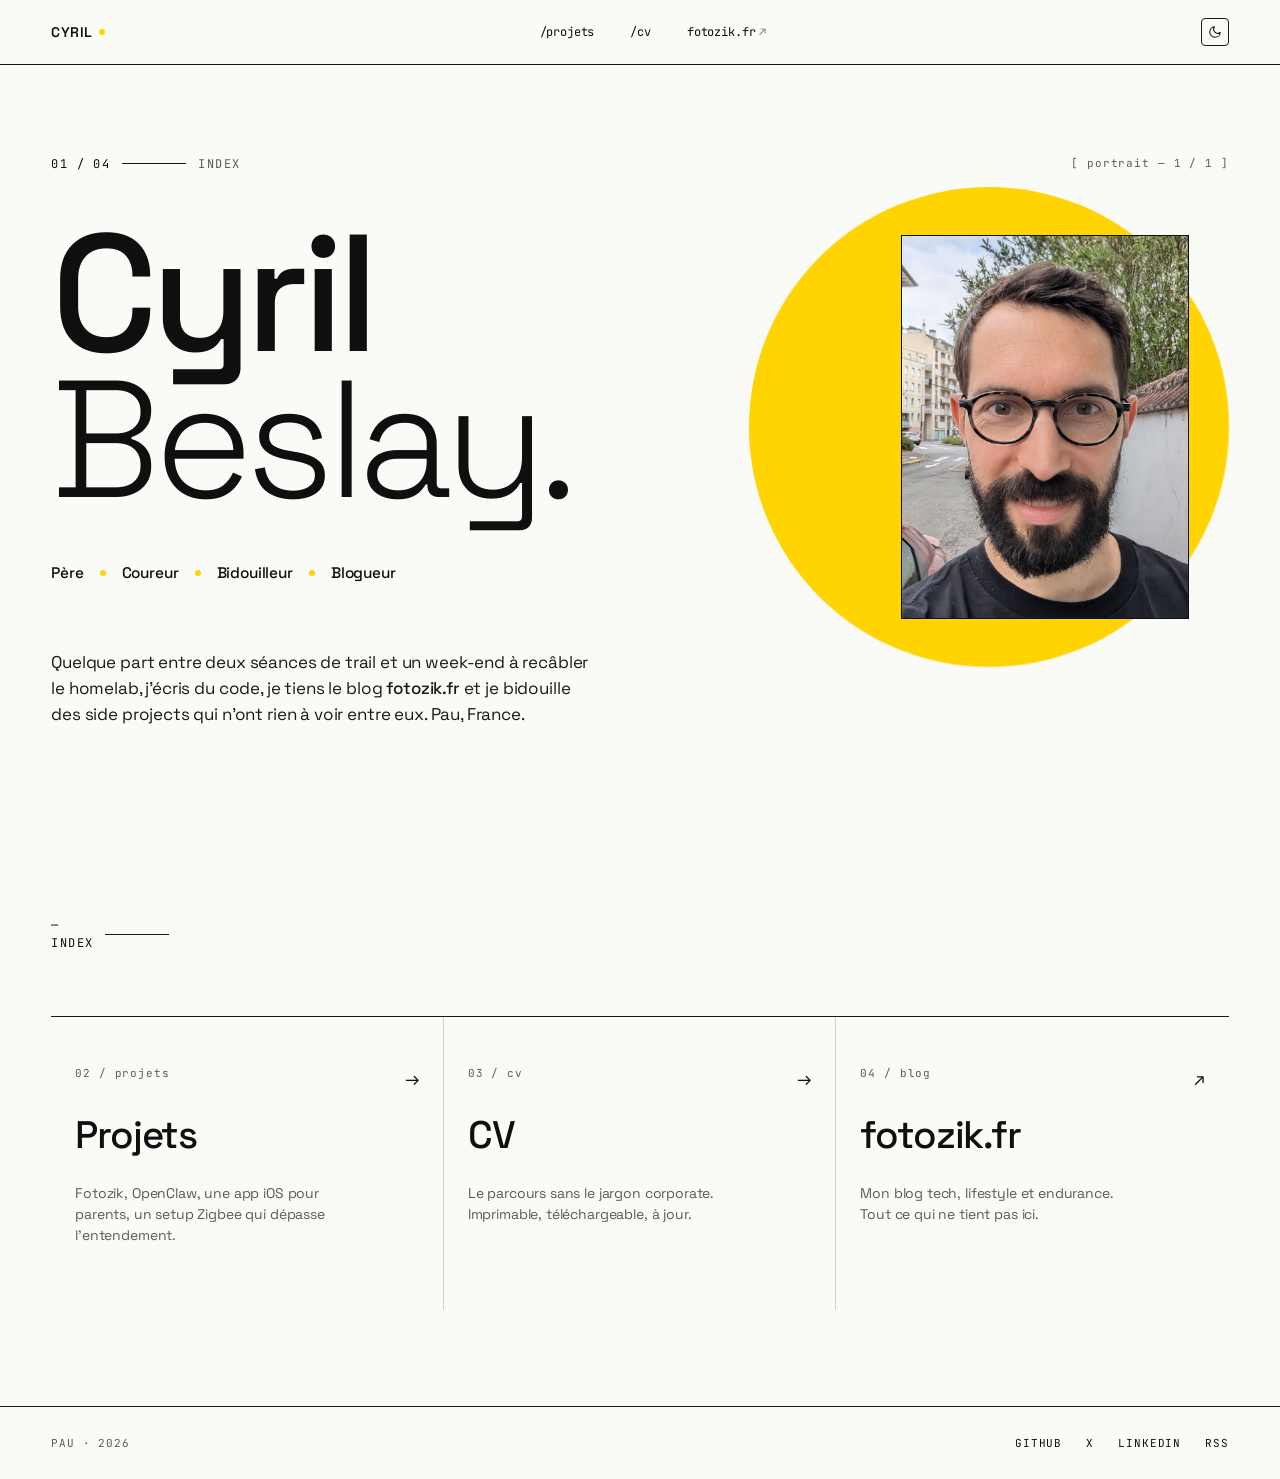
<file: index.html>
<!doctype html>
<html lang="fr" data-theme="light">
<head>
<meta charset="utf-8">
<meta name="viewport" content="width=device-width, initial-scale=1">

<title>Cyril — Père, coureur, bidouilleur, blogueur</title>
<meta name="description" content="Site personnel de Cyril : projets perso, CV, et lien vers le blog fotozik.fr. Trail, code, homelab, side projects.">
<meta name="author" content="Cyril">

<!-- Open Graph -->
<meta property="og:type" content="website">
<meta property="og:title" content="Cyril — Père, coureur, bidouilleur, blogueur">
<meta property="og:description" content="Site personnel de Cyril : projets perso, CV, et lien vers le blog fotozik.fr.">
<meta property="og:locale" content="fr_FR">

<!-- Theme color (s'adapte au mode du navigateur) -->
<meta name="theme-color" content="#FAFAF7" media="(prefers-color-scheme: light)">
<meta name="theme-color" content="#0E0E0D" media="(prefers-color-scheme: dark)">

<!-- Favicon SVG : point jaune sur fond -->
<link rel="icon" href="data:image/svg+xml,%3Csvg xmlns='http://www.w3.org/2000/svg' viewBox='0 0 32 32'%3E%3Crect width='32' height='32' fill='%230F0F0F'/%3E%3Ccircle cx='16' cy='16' r='6' fill='%23FFD400'/%3E%3C/svg%3E">

<!-- Polices Google Fonts : Space Grotesk + JetBrains Mono -->
<link rel="preconnect" href="https://fonts.googleapis.com">
<link rel="preconnect" href="https://fonts.gstatic.com" crossorigin>
<link href="https://fonts.googleapis.com/css2?family=Space+Grotesk:wght@300;400;500;600;700&family=JetBrains+Mono:wght@400;500&display=swap" rel="stylesheet">

<link rel="stylesheet" href="assets/style.css">
<link rel="stylesheet" href="assets/print.css" media="print">

<!-- Anti-flash : applique le thème stocké avant le paint -->
<script>
  (function () {
    try {
      var stored = localStorage.getItem('cyril-theme');
      var prefers = window.matchMedia('(prefers-color-scheme: dark)').matches ? 'dark' : 'light';
      document.documentElement.setAttribute('data-theme', stored || prefers);
    } catch (e) {}
  })();
</script>
</head>
<body>

<a class="skip-link" href="#main">Aller au contenu</a>

<!-- ====================================================================
     NAV
     ==================================================================== -->
<header class="nav">
  <div class="nav-inner">
    <a href="index.html" class="wordmark" aria-label="Cyril — accueil">
      CYRIL<span class="dot" aria-hidden="true"></span>
    </a>

    <nav class="navlinks" aria-label="Navigation principale">
      <a href="projets.html">/projets</a>
      <a href="cv.html">/cv</a>
      <a href="https://fotozik.fr" target="_blank" rel="noopener">fotozik.fr<span class="arr" aria-hidden="true">↗</span></a>
    </nav>

    <div class="nav-tools">
      <button class="theme-toggle" data-theme-toggle aria-label="Changer de thème">
        <!-- Icône lune (visible en mode clair) -->
        <svg class="icon-dark" viewBox="0 0 24 24" fill="none" stroke="currentColor" stroke-width="1.8" stroke-linecap="round" stroke-linejoin="round" aria-hidden="true">
          <path d="M21 12.79A9 9 0 1 1 11.21 3 7 7 0 0 0 21 12.79z"/>
        </svg>
        <!-- Icône soleil (visible en mode sombre) -->
        <svg class="icon-light" viewBox="0 0 24 24" fill="none" stroke="currentColor" stroke-width="1.8" stroke-linecap="round" stroke-linejoin="round" aria-hidden="true">
          <circle cx="12" cy="12" r="4"/>
          <path d="M12 2v2M12 20v2M4.93 4.93l1.41 1.41M17.66 17.66l1.41 1.41M2 12h2M20 12h2M4.93 19.07l1.41-1.41M17.66 6.34l1.41-1.41"/>
        </svg>
      </button>
    </div>
  </div>
</header>

<!-- ====================================================================
     MAIN
     ==================================================================== -->
<main id="main">

  <!-- HERO -->
  <section class="hero" aria-labelledby="hero-title">
    <div class="hero-left">

      <p class="eyebrow reveal">
        <span class="num">01 / 04</span>
        <span class="line" aria-hidden="true"></span>
        <span>index</span>
      </p>

      <h1 id="hero-title" class="display reveal" data-delay="1">
        Cyril<br>
        <em>Beslay.</em>
      </h1>

      <p class="keywords reveal" data-delay="2" aria-label="Quatre mots pour me résumer">
        <span>Père</span>
        <span class="sep" aria-hidden="true"></span>
        <span>Coureur</span>
        <span class="sep" aria-hidden="true"></span>
        <span>Bidouilleur</span>
        <span class="sep" aria-hidden="true"></span>
        <span>Blogueur</span>
      </p>

      <p class="bio reveal" data-delay="3">
        Quelque part entre deux séances de trail et un week-end à recâbler le
        homelab, j'écris du code, je tiens le blog <strong>fotozik.fr</strong> et
        je bidouille des side projects qui n'ont rien à voir entre eux.
        Pau, France.
      </p>

    </div>

    <aside class="hero-right reveal" data-delay="2" aria-label="Visuel hero">
      <span class="hero-corner-mark mono" aria-hidden="true">[ portrait — 1 / 1 ]</span>
      <div class="hero-visual">
        <div class="hero-blob" aria-hidden="true"></div>
        <div class="hero-portrait">
          <img src="assets/portrait.png" alt="Portrait de Cyril Beslay">
        </div>
      </div>
    </aside>
  </section>

  <!-- SECTIONS — ce qu'on trouve ici -->
  <section class="section" aria-labelledby="sections-title">
    <div class="section-head">
      <p class="eyebrow reveal">
        <span class="num">— index</span>
        <span class="line" aria-hidden="true"></span>
      </p>
      <h2 id="sections-title" class="sr-only">Ce qu'on trouve ici</h2>
    </div>

    <div class="sec-list">
      <a class="sec-item reveal" data-delay="1" href="projets.html">
        <span class="num mono">02 / projets</span>
        <span class="title">Projets</span>
        <span class="desc">Fotozik, OpenClaw, une app iOS pour parents, un setup Zigbee qui dépasse l'entendement.</span>
        <span class="arr" aria-hidden="true">→</span>
      </a>
      <a class="sec-item reveal" data-delay="2" href="cv.html">
        <span class="num mono">03 / cv</span>
        <span class="title">CV</span>
        <span class="desc">Le parcours sans le jargon corporate. Imprimable, téléchargeable, à jour.</span>
        <span class="arr" aria-hidden="true">→</span>
      </a>
      <a class="sec-item reveal" data-delay="3" href="https://fotozik.fr" target="_blank" rel="noopener">
        <span class="num mono">04 / blog</span>
        <span class="title">fotozik.fr</span>
        <span class="desc">Mon blog tech, lifestyle et endurance. Tout ce qui ne tient pas ici.</span>
        <span class="arr" aria-hidden="true">↗</span>
      </a>
    </div>
  </section>

</main>

<!-- ====================================================================
     FOOTER
     ==================================================================== -->
<footer class="foot">
  <div class="foot-inner">
    <div>Pau · <span data-year>2026</span></div>
    <nav class="foot-socials" aria-label="Réseaux et flux">
      <a href="https://github.com/cicoub13" target="_blank" rel="noopener">GitHub</a>
      <a href="https://x.com/cicoub13" target="_blank" rel="noopener">X</a>
      <a href="https://linkedin.com/cyril.beslay" target="_blank" rel="noopener">LinkedIn</a>
      <a href="https://fotozik.fr/rss" target="_blank" rel="noopener">RSS</a>
    </nav>
  </div>
</footer>

<script src="assets/site.js" defer></script>
</body>
</html>
</file>
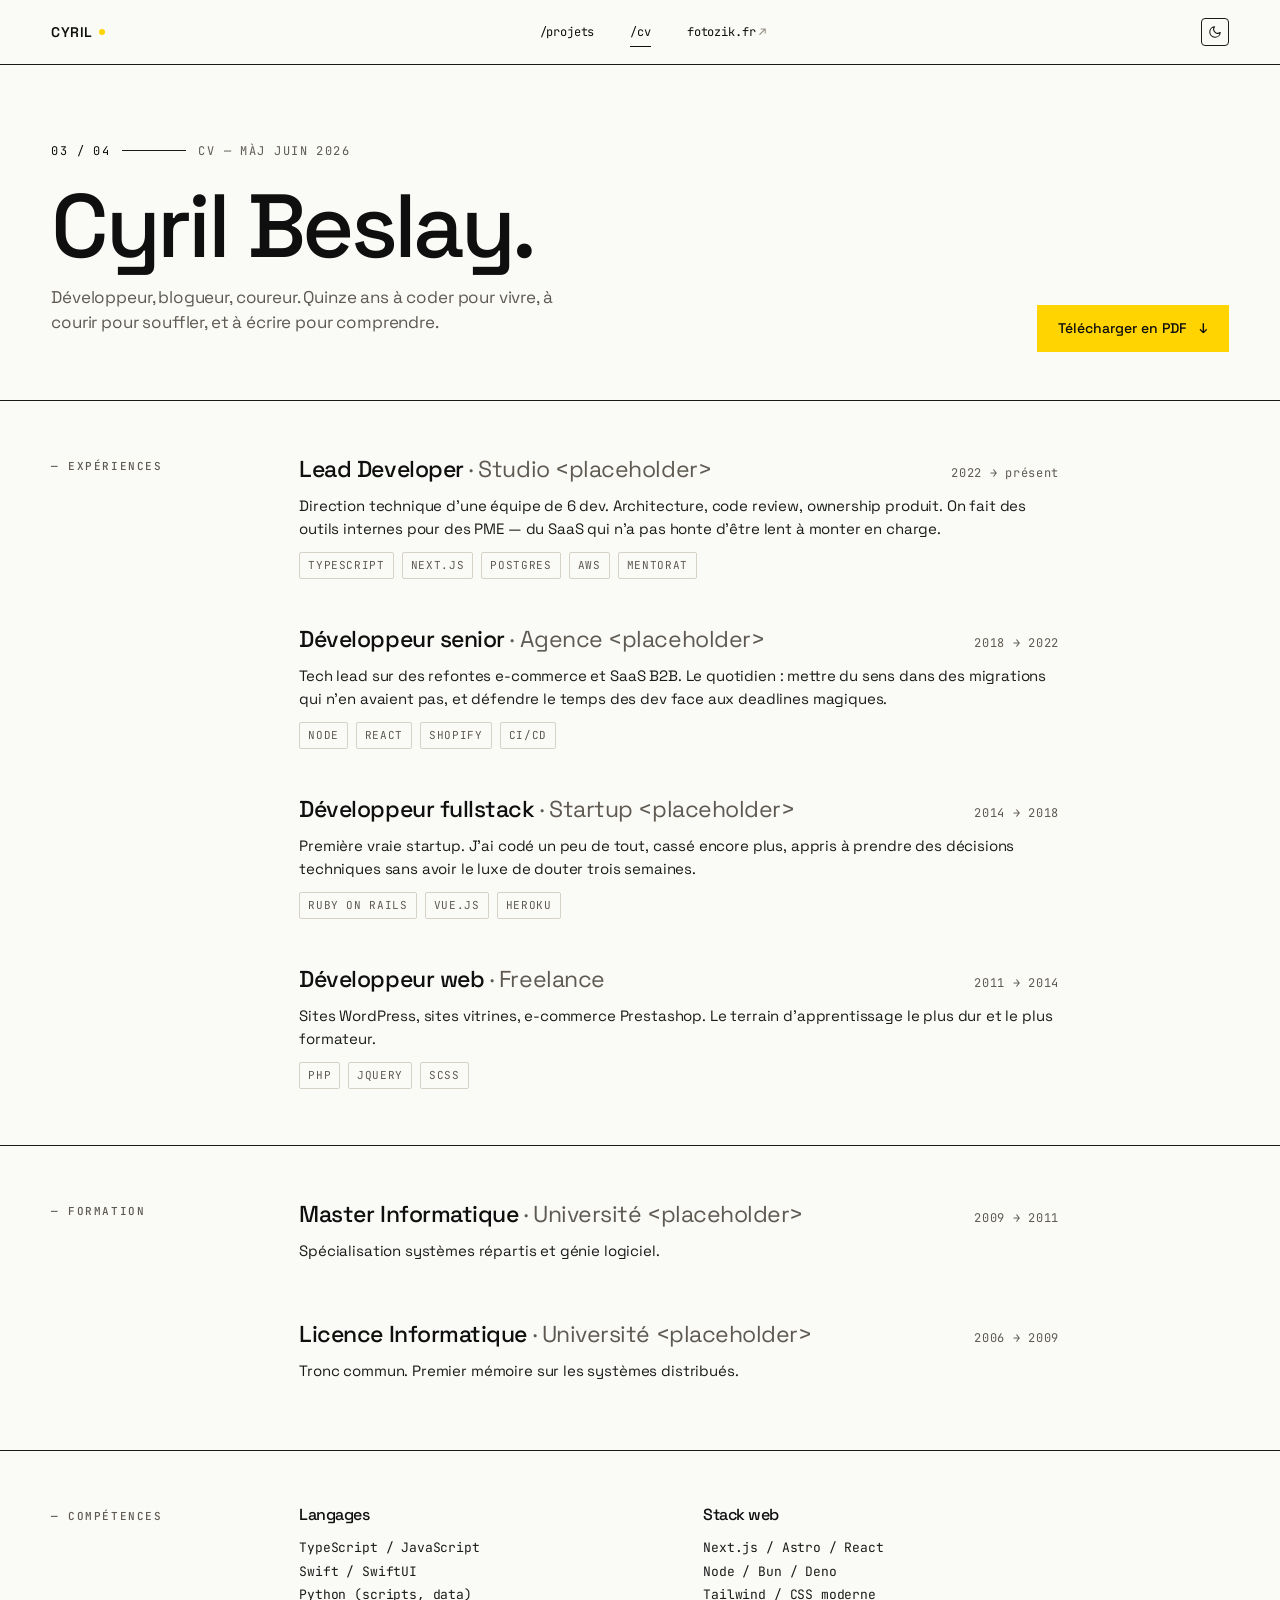
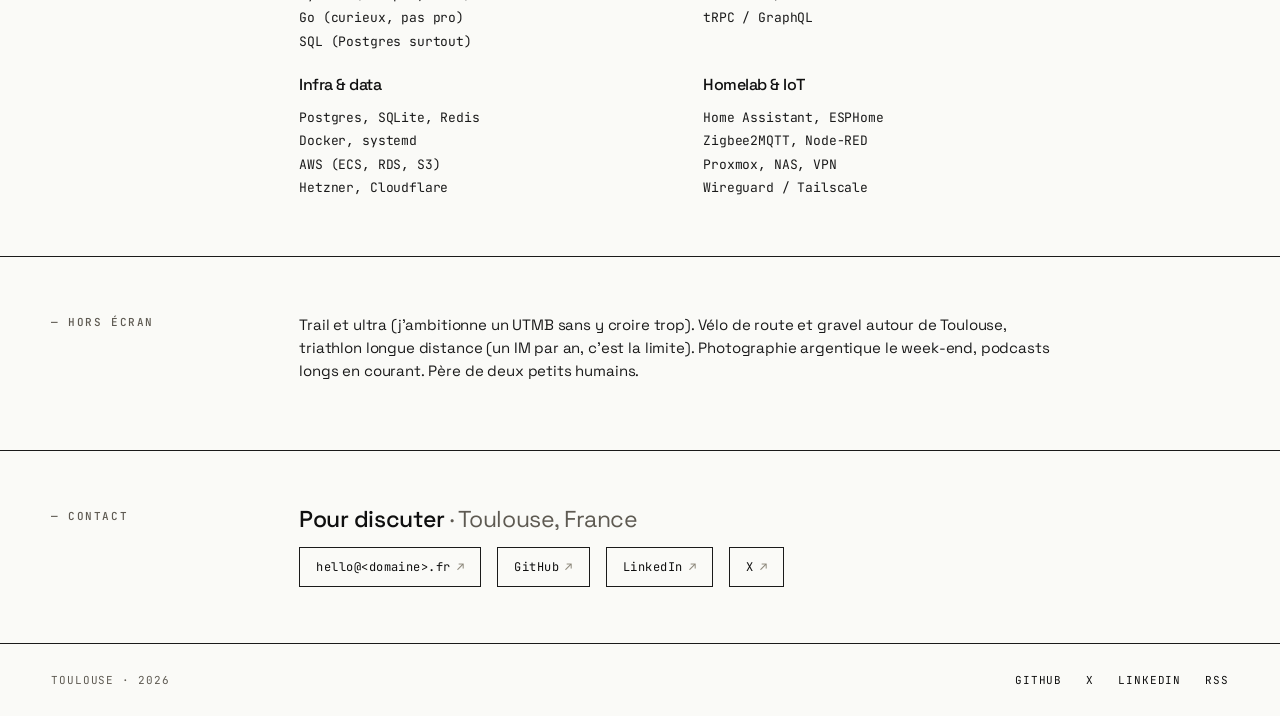
<file: cv.html>
<!doctype html>
<html lang="fr" data-theme="light">
<head>
<meta charset="utf-8">
<meta name="viewport" content="width=device-width, initial-scale=1">

<title>CV — Cyril</title>
<meta name="description" content="CV de Cyril : expériences, formation, compétences. Imprimable et téléchargeable en PDF.">

<meta property="og:type" content="website">
<meta property="og:title" content="CV — Cyril">
<meta property="og:description" content="Le parcours sans le jargon corporate.">

<meta name="theme-color" content="#FAFAF7" media="(prefers-color-scheme: light)">
<meta name="theme-color" content="#0E0E0D" media="(prefers-color-scheme: dark)">

<link rel="icon" href="data:image/svg+xml,%3Csvg xmlns='http://www.w3.org/2000/svg' viewBox='0 0 32 32'%3E%3Crect width='32' height='32' fill='%230F0F0F'/%3E%3Ccircle cx='16' cy='16' r='6' fill='%23FFD400'/%3E%3C/svg%3E">

<link rel="preconnect" href="https://fonts.googleapis.com">
<link rel="preconnect" href="https://fonts.gstatic.com" crossorigin>
<link href="https://fonts.googleapis.com/css2?family=Space+Grotesk:wght@300;400;500;600;700&family=JetBrains+Mono:wght@400;500&display=swap" rel="stylesheet">

<link rel="stylesheet" href="assets/style.css">
<link rel="stylesheet" href="assets/print.css" media="print">

<script>
  (function () {
    try {
      var stored = localStorage.getItem('cyril-theme');
      var prefers = window.matchMedia('(prefers-color-scheme: dark)').matches ? 'dark' : 'light';
      document.documentElement.setAttribute('data-theme', stored || prefers);
    } catch (e) {}
  })();
</script>
</head>
<body>

<a class="skip-link" href="#main">Aller au contenu</a>

<header class="nav">
  <div class="nav-inner">
    <a href="index.html" class="wordmark" aria-label="Cyril — accueil">
      CYRIL<span class="dot" aria-hidden="true"></span>
    </a>
    <nav class="navlinks" aria-label="Navigation principale">
      <a href="projets.html">/projets</a>
      <a href="cv.html" aria-current="page">/cv</a>
      <a href="https://fotozik.fr" target="_blank" rel="noopener">fotozik.fr<span class="arr" aria-hidden="true">↗</span></a>
    </nav>
    <div class="nav-tools">
      <button class="theme-toggle" data-theme-toggle aria-label="Changer de thème">
        <svg class="icon-dark" viewBox="0 0 24 24" fill="none" stroke="currentColor" stroke-width="1.8" stroke-linecap="round" stroke-linejoin="round" aria-hidden="true"><path d="M21 12.79A9 9 0 1 1 11.21 3 7 7 0 0 0 21 12.79z"/></svg>
        <svg class="icon-light" viewBox="0 0 24 24" fill="none" stroke="currentColor" stroke-width="1.8" stroke-linecap="round" stroke-linejoin="round" aria-hidden="true"><circle cx="12" cy="12" r="4"/><path d="M12 2v2M12 20v2M4.93 4.93l1.41 1.41M17.66 17.66l1.41 1.41M2 12h2M20 12h2M4.93 19.07l1.41-1.41M17.66 6.34l1.41-1.41"/></svg>
      </button>
    </div>
  </div>
</header>

<main id="main">

  <!-- En-tête CV -->
  <section class="cv-head">
    <div>
      <p class="eyebrow reveal">
        <span class="num">03 / 04</span>
        <span class="line" aria-hidden="true"></span>
        <span>cv — màj juin 2026</span>
      </p>
      <h1 class="reveal" data-delay="1">Cyril Beslay.</h1>
      <p class="sub reveal" data-delay="2">
        Développeur, blogueur, coureur. Quinze ans à coder pour vivre,
        à courir pour souffler, et à écrire pour comprendre.
      </p>
    </div>
    <div class="actions reveal" data-delay="3">
      <button class="btn btn-accent no-print" data-print>
        Télécharger en PDF <span class="arr" aria-hidden="true">↓</span>
      </button>
    </div>
  </section>

  <!-- Expériences -->
  <section class="cv-block">
    <h2>— Expériences</h2>
    <div class="cv-entries">

      <article class="cv-entry">
        <div class="top">
          <h3 class="role">Lead Developer <span class="at">· Studio &lt;placeholder&gt;</span></h3>
          <span class="when">2022 → présent</span>
        </div>
        <p class="desc">
          Direction technique d'une équipe de 6 dev. Architecture, code review,
          ownership produit. On fait des outils internes pour des PME — du SaaS
          qui n'a pas honte d'être lent à monter en charge.
        </p>
        <div class="tags">
          <span class="tag">TypeScript</span>
          <span class="tag">Next.js</span>
          <span class="tag">Postgres</span>
          <span class="tag">AWS</span>
          <span class="tag">Mentorat</span>
        </div>
      </article>

      <article class="cv-entry">
        <div class="top">
          <h3 class="role">Développeur senior <span class="at">· Agence &lt;placeholder&gt;</span></h3>
          <span class="when">2018 → 2022</span>
        </div>
        <p class="desc">
          Tech lead sur des refontes e-commerce et SaaS B2B. Le quotidien :
          mettre du sens dans des migrations qui n'en avaient pas, et défendre
          le temps des dev face aux deadlines magiques.
        </p>
        <div class="tags">
          <span class="tag">Node</span>
          <span class="tag">React</span>
          <span class="tag">Shopify</span>
          <span class="tag">CI/CD</span>
        </div>
      </article>

      <article class="cv-entry">
        <div class="top">
          <h3 class="role">Développeur fullstack <span class="at">· Startup &lt;placeholder&gt;</span></h3>
          <span class="when">2014 → 2018</span>
        </div>
        <p class="desc">
          Première vraie startup. J'ai codé un peu de tout, cassé encore plus,
          appris à prendre des décisions techniques sans avoir le luxe de douter
          trois semaines.
        </p>
        <div class="tags">
          <span class="tag">Ruby on Rails</span>
          <span class="tag">Vue.js</span>
          <span class="tag">Heroku</span>
        </div>
      </article>

      <article class="cv-entry">
        <div class="top">
          <h3 class="role">Développeur web <span class="at">· Freelance</span></h3>
          <span class="when">2011 → 2014</span>
        </div>
        <p class="desc">
          Sites WordPress, sites vitrines, e-commerce Prestashop. Le terrain
          d'apprentissage le plus dur et le plus formateur.
        </p>
        <div class="tags">
          <span class="tag">PHP</span>
          <span class="tag">jQuery</span>
          <span class="tag">SCSS</span>
        </div>
      </article>

    </div>
  </section>

  <!-- Formation -->
  <section class="cv-block">
    <h2>— Formation</h2>
    <div class="cv-entries">

      <article class="cv-entry">
        <div class="top">
          <h3 class="role">Master Informatique <span class="at">· Université &lt;placeholder&gt;</span></h3>
          <span class="when">2009 → 2011</span>
        </div>
        <p class="desc">Spécialisation systèmes répartis et génie logiciel.</p>
      </article>

      <article class="cv-entry">
        <div class="top">
          <h3 class="role">Licence Informatique <span class="at">· Université &lt;placeholder&gt;</span></h3>
          <span class="when">2006 → 2009</span>
        </div>
        <p class="desc">Tronc commun. Premier mémoire sur les systèmes distribués.</p>
      </article>

    </div>
  </section>

  <!-- Compétences -->
  <section class="cv-block">
    <h2>— Compétences</h2>
    <div class="skills-cols">
      <div>
        <h3>Langages</h3>
        <ul>
          <li>TypeScript / JavaScript</li>
          <li>Swift / SwiftUI</li>
          <li>Python (scripts, data)</li>
          <li>Go (curieux, pas pro)</li>
          <li>SQL (Postgres surtout)</li>
        </ul>
      </div>
      <div>
        <h3>Stack web</h3>
        <ul>
          <li>Next.js / Astro / React</li>
          <li>Node / Bun / Deno</li>
          <li>Tailwind / CSS moderne</li>
          <li>tRPC / GraphQL</li>
        </ul>
      </div>
      <div>
        <h3>Infra & data</h3>
        <ul>
          <li>Postgres, SQLite, Redis</li>
          <li>Docker, systemd</li>
          <li>AWS (ECS, RDS, S3)</li>
          <li>Hetzner, Cloudflare</li>
        </ul>
      </div>
      <div>
        <h3>Homelab & IoT</h3>
        <ul>
          <li>Home Assistant, ESPHome</li>
          <li>Zigbee2MQTT, Node-RED</li>
          <li>Proxmox, NAS, VPN</li>
          <li>Wireguard / Tailscale</li>
        </ul>
      </div>
    </div>
  </section>

  <!-- Centres d'intérêt -->
  <section class="cv-block">
    <h2>— Hors écran</h2>
    <div class="cv-entries">
      <article class="cv-entry">
        <p class="desc">
          Trail et ultra (j'ambitionne un UTMB sans y croire trop).
          Vélo de route et gravel autour de Toulouse, triathlon longue distance
          (un IM par an, c'est la limite). Photographie argentique le week-end,
          podcasts longs en courant. Père de deux petits humains.
        </p>
      </article>
    </div>
  </section>

  <!-- Contact -->
  <section class="cv-block">
    <h2>— Contact</h2>
    <div class="cv-entries">
      <article class="cv-entry">
        <div class="top">
          <h3 class="role">Pour discuter <span class="at">· Toulouse, France</span></h3>
        </div>
        <nav class="proj-links no-print" style="margin-top:var(--sp-4)" aria-label="Liens de contact">
          <a href="mailto:hello@example.com">hello@&lt;domaine&gt;.fr <span class="arr" aria-hidden="true">↗</span></a>
          <a href="https://github.com/" target="_blank" rel="noopener">GitHub <span class="arr" aria-hidden="true">↗</span></a>
          <a href="https://linkedin.com/" target="_blank" rel="noopener">LinkedIn <span class="arr" aria-hidden="true">↗</span></a>
          <a href="https://x.com/" target="_blank" rel="noopener">X <span class="arr" aria-hidden="true">↗</span></a>
        </nav>
        <p class="desc" style="display:none">Visible à l'impression uniquement.</p>
      </article>
    </div>
  </section>

</main>

<footer class="foot">
  <div class="foot-inner">
    <div>Toulouse · <span data-year>2026</span></div>
    <nav class="foot-socials" aria-label="Réseaux et flux">
      <a href="https://github.com/" target="_blank" rel="noopener">GitHub</a>
      <a href="https://x.com/" target="_blank" rel="noopener">X</a>
      <a href="https://linkedin.com/" target="_blank" rel="noopener">LinkedIn</a>
      <a href="https://fotozik.fr/rss" target="_blank" rel="noopener">RSS</a>
    </nav>
  </div>
</footer>

<script src="assets/site.js" defer></script>
</body>
</html>
</file>
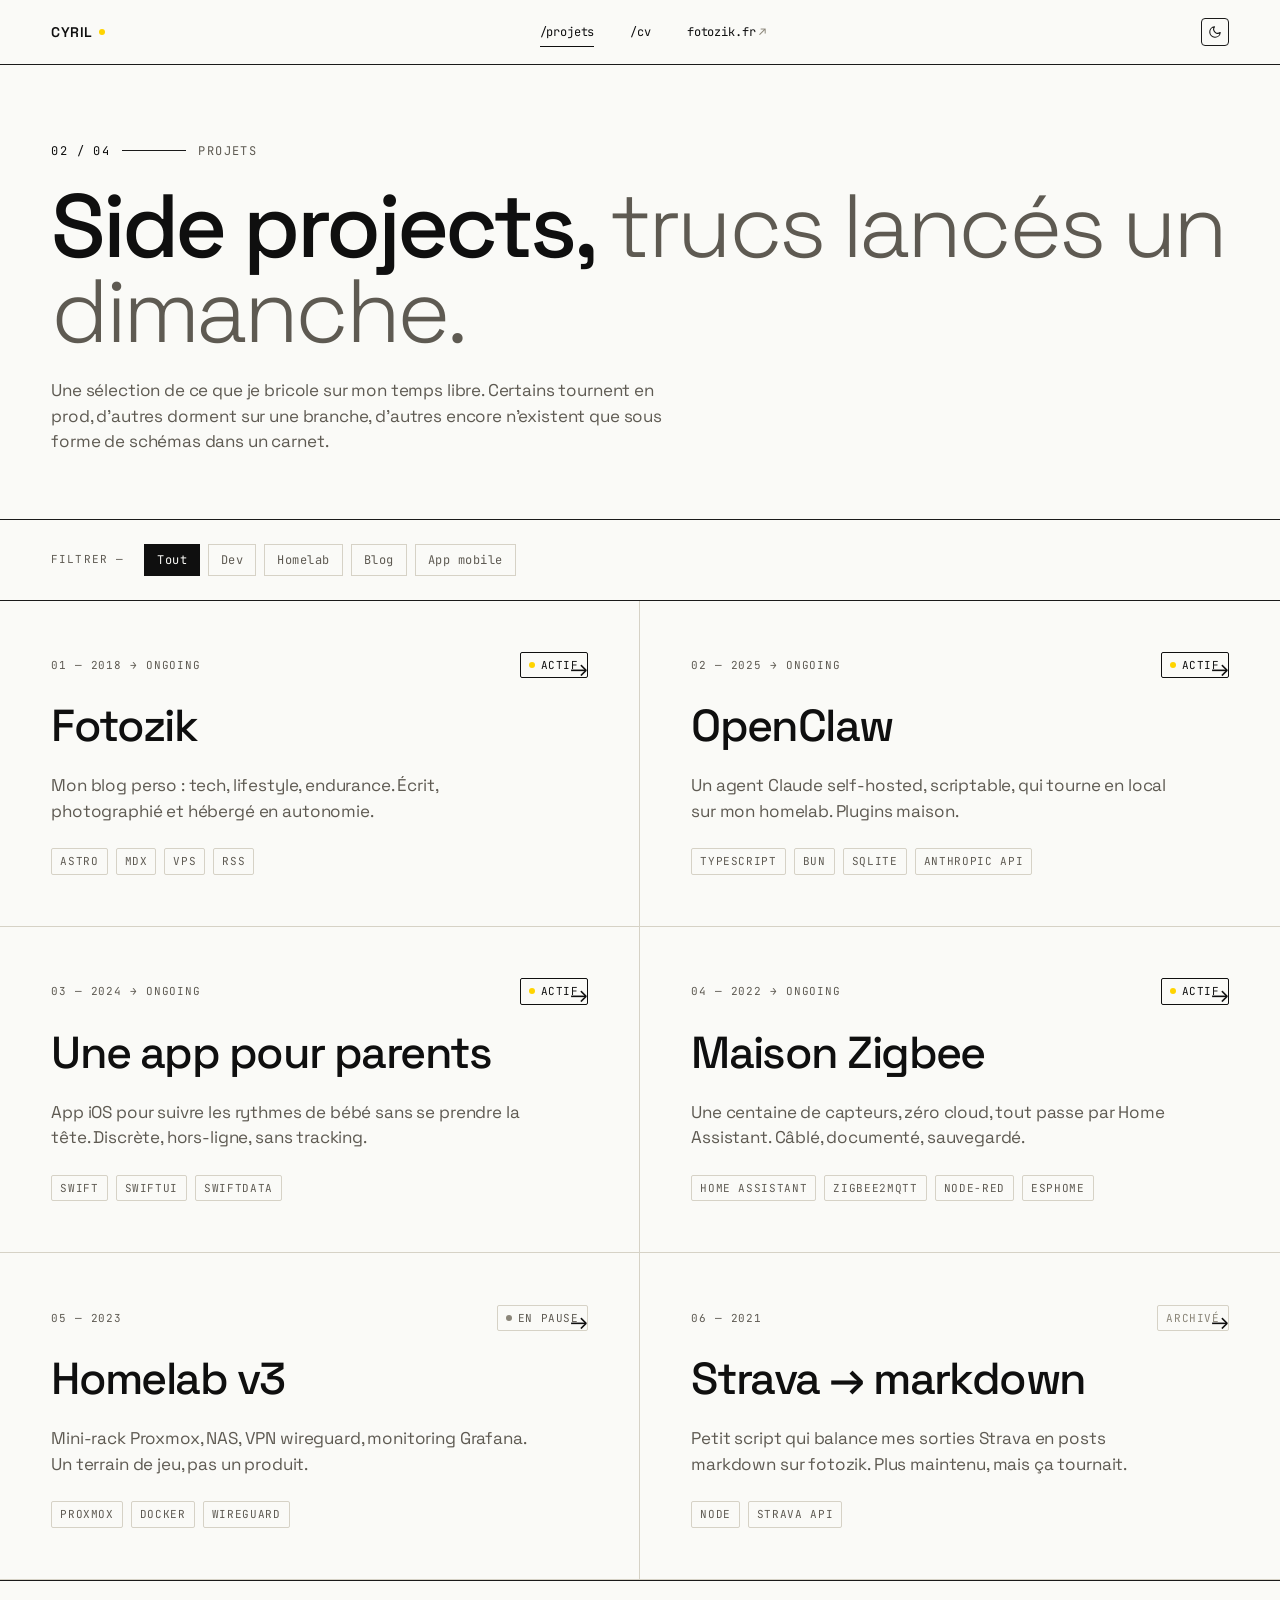
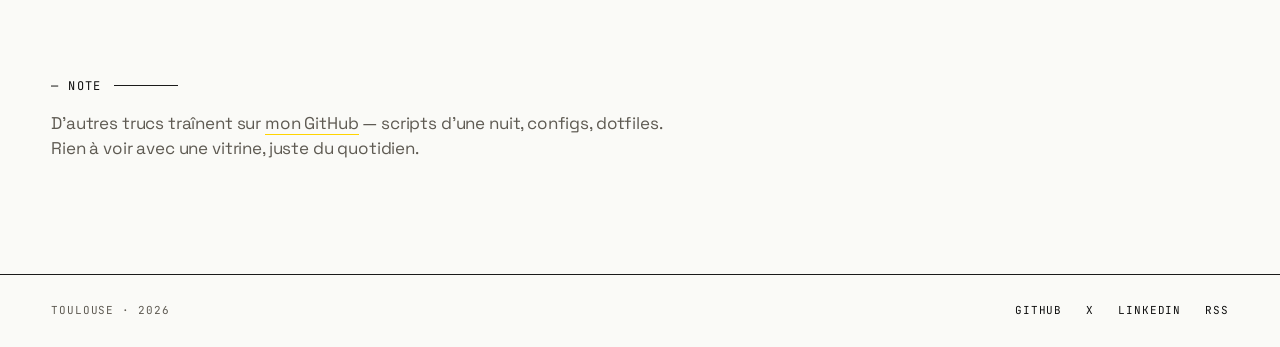
<file: projets.html>
<!doctype html>
<html lang="fr" data-theme="light">
<head>
<meta charset="utf-8">
<meta name="viewport" content="width=device-width, initial-scale=1">

<title>Projets — Cyril</title>
<meta name="description" content="Mes side projects perso : Fotozik, OpenClaw, app iOS pour parents, setup Zigbee, et d'autres bricolages.">

<meta property="og:type" content="website">
<meta property="og:title" content="Projets — Cyril">
<meta property="og:description" content="Mes side projects perso : Fotozik, OpenClaw, app iOS pour parents, setup Zigbee.">
<meta property="og:locale" content="fr_FR">

<meta name="theme-color" content="#FAFAF7" media="(prefers-color-scheme: light)">
<meta name="theme-color" content="#0E0E0D" media="(prefers-color-scheme: dark)">

<link rel="icon" href="data:image/svg+xml,%3Csvg xmlns='http://www.w3.org/2000/svg' viewBox='0 0 32 32'%3E%3Crect width='32' height='32' fill='%230F0F0F'/%3E%3Ccircle cx='16' cy='16' r='6' fill='%23FFD400'/%3E%3C/svg%3E">

<link rel="preconnect" href="https://fonts.googleapis.com">
<link rel="preconnect" href="https://fonts.gstatic.com" crossorigin>
<link href="https://fonts.googleapis.com/css2?family=Space+Grotesk:wght@300;400;500;600;700&family=JetBrains+Mono:wght@400;500&display=swap" rel="stylesheet">

<link rel="stylesheet" href="assets/style.css">
<link rel="stylesheet" href="assets/print.css" media="print">

<script>
  (function () {
    try {
      var stored = localStorage.getItem('cyril-theme');
      var prefers = window.matchMedia('(prefers-color-scheme: dark)').matches ? 'dark' : 'light';
      document.documentElement.setAttribute('data-theme', stored || prefers);
    } catch (e) {}
  })();
</script>
</head>
<body>

<a class="skip-link" href="#main">Aller au contenu</a>

<header class="nav">
  <div class="nav-inner">
    <a href="index.html" class="wordmark" aria-label="Cyril — accueil">
      CYRIL<span class="dot" aria-hidden="true"></span>
    </a>
    <nav class="navlinks" aria-label="Navigation principale">
      <a href="projets.html" aria-current="page">/projets</a>
      <a href="cv.html">/cv</a>
      <a href="https://fotozik.fr" target="_blank" rel="noopener">fotozik.fr<span class="arr" aria-hidden="true">↗</span></a>
    </nav>
    <div class="nav-tools">
      <button class="theme-toggle" data-theme-toggle aria-label="Changer de thème">
        <svg class="icon-dark" viewBox="0 0 24 24" fill="none" stroke="currentColor" stroke-width="1.8" stroke-linecap="round" stroke-linejoin="round" aria-hidden="true"><path d="M21 12.79A9 9 0 1 1 11.21 3 7 7 0 0 0 21 12.79z"/></svg>
        <svg class="icon-light" viewBox="0 0 24 24" fill="none" stroke="currentColor" stroke-width="1.8" stroke-linecap="round" stroke-linejoin="round" aria-hidden="true"><circle cx="12" cy="12" r="4"/><path d="M12 2v2M12 20v2M4.93 4.93l1.41 1.41M17.66 17.66l1.41 1.41M2 12h2M20 12h2M4.93 19.07l1.41-1.41M17.66 6.34l1.41-1.41"/></svg>
      </button>
    </div>
  </div>
</header>

<main id="main">

  <!-- En-tête de page -->
  <section class="page-head">
    <p class="eyebrow reveal">
      <span class="num">02 / 04</span>
      <span class="line" aria-hidden="true"></span>
      <span>projets</span>
    </p>
    <h1 class="reveal" data-delay="1">Side&nbsp;projects, <em style="font-style:normal;font-weight:300;color:var(--fg-muted)">trucs lancés un dimanche.</em></h1>
    <p class="sub reveal" data-delay="2">
      Une sélection de ce que je bricole sur mon temps libre. Certains tournent
      en prod, d'autres dorment sur une branche, d'autres encore n'existent que
      sous forme de schémas dans un carnet.
    </p>
  </section>

  <!-- Filtres -->
  <div class="filters reveal">
    <span class="label">Filtrer —</span>
    <button class="filter-btn" data-cat="all" aria-pressed="true">Tout</button>
    <button class="filter-btn" data-cat="dev" aria-pressed="false">Dev</button>
    <button class="filter-btn" data-cat="homelab" aria-pressed="false">Homelab</button>
    <button class="filter-btn" data-cat="blog" aria-pressed="false">Blog</button>
    <button class="filter-btn" data-cat="mobile" aria-pressed="false">App mobile</button>
  </div>

  <!-- Grille -->
  <section class="proj-grid" aria-label="Liste des projets">

    <a class="proj-card reveal" data-cat="blog dev" href="projets/fotozik.html">
      <div class="meta">
        <span>01 — 2018 → ongoing</span>
        <span class="tag tag-status-active">Actif</span>
      </div>
      <h2>Fotozik</h2>
      <p class="tagline">Mon blog perso : tech, lifestyle, endurance. Écrit, photographié et hébergé en autonomie.</p>
      <div class="tags">
        <span class="tag">Astro</span>
        <span class="tag">MDX</span>
        <span class="tag">VPS</span>
        <span class="tag">RSS</span>
      </div>
      <span class="arr" aria-hidden="true">→</span>
    </a>

    <a class="proj-card reveal" data-delay="1" data-cat="dev" href="projets/openclaw.html">
      <div class="meta">
        <span>02 — 2025 → ongoing</span>
        <span class="tag tag-status-active">Actif</span>
      </div>
      <h2>OpenClaw</h2>
      <p class="tagline">Un agent Claude self-hosted, scriptable, qui tourne en local sur mon homelab. Plugins maison.</p>
      <div class="tags">
        <span class="tag">TypeScript</span>
        <span class="tag">Bun</span>
        <span class="tag">SQLite</span>
        <span class="tag">Anthropic API</span>
      </div>
      <span class="arr" aria-hidden="true">→</span>
    </a>

    <a class="proj-card reveal" data-cat="mobile" href="projets/parents-ios.html">
      <div class="meta">
        <span>03 — 2024 → ongoing</span>
        <span class="tag tag-status-active">Actif</span>
      </div>
      <h2>Une app pour parents</h2>
      <p class="tagline">App iOS pour suivre les rythmes de bébé sans se prendre la tête. Discrète, hors-ligne, sans tracking.</p>
      <div class="tags">
        <span class="tag">Swift</span>
        <span class="tag">SwiftUI</span>
        <span class="tag">SwiftData</span>
      </div>
      <span class="arr" aria-hidden="true">→</span>
    </a>

    <a class="proj-card reveal" data-delay="1" data-cat="homelab" href="projets/zigbee-house.html">
      <div class="meta">
        <span>04 — 2022 → ongoing</span>
        <span class="tag tag-status-active">Actif</span>
      </div>
      <h2>Maison Zigbee</h2>
      <p class="tagline">Une centaine de capteurs, zéro cloud, tout passe par Home Assistant. Câblé, documenté, sauvegardé.</p>
      <div class="tags">
        <span class="tag">Home Assistant</span>
        <span class="tag">Zigbee2MQTT</span>
        <span class="tag">Node-RED</span>
        <span class="tag">ESPHome</span>
      </div>
      <span class="arr" aria-hidden="true">→</span>
    </a>

    <a class="proj-card reveal" data-cat="homelab dev" href="#">
      <div class="meta">
        <span>05 — 2023</span>
        <span class="tag tag-status-paused">En pause</span>
      </div>
      <h2>Homelab v3</h2>
      <p class="tagline">Mini-rack Proxmox, NAS, VPN wireguard, monitoring Grafana. Un terrain de jeu, pas un produit.</p>
      <div class="tags">
        <span class="tag">Proxmox</span>
        <span class="tag">Docker</span>
        <span class="tag">Wireguard</span>
      </div>
      <span class="arr" aria-hidden="true">→</span>
    </a>

    <a class="proj-card reveal" data-delay="1" data-cat="dev blog" href="#">
      <div class="meta">
        <span>06 — 2021</span>
        <span class="tag tag-status-archived">Archivé</span>
      </div>
      <h2>Strava → markdown</h2>
      <p class="tagline">Petit script qui balance mes sorties Strava en posts markdown sur fotozik. Plus maintenu, mais ça tournait.</p>
      <div class="tags">
        <span class="tag">Node</span>
        <span class="tag">Strava API</span>
      </div>
      <span class="arr" aria-hidden="true">→</span>
    </a>

  </section>

  <!-- Note bas de liste -->
  <section class="section">
    <p class="eyebrow reveal" style="margin-bottom:var(--sp-4)">
      <span class="num">— note</span>
      <span class="line" aria-hidden="true"></span>
    </p>
    <p class="reveal" data-delay="1" style="font-size:var(--fs-lead);max-width:640px;color:var(--fg-muted)">
      D'autres trucs traînent sur <a href="https://github.com/" target="_blank" rel="noopener" style="border-bottom:1px solid var(--accent)">mon GitHub</a> — scripts d'une nuit, configs, dotfiles. Rien à voir avec une vitrine, juste du quotidien.
    </p>
  </section>

</main>

<footer class="foot">
  <div class="foot-inner">
    <div>Toulouse · <span data-year>2026</span></div>
    <nav class="foot-socials" aria-label="Réseaux et flux">
      <a href="https://github.com/" target="_blank" rel="noopener">GitHub</a>
      <a href="https://x.com/" target="_blank" rel="noopener">X</a>
      <a href="https://linkedin.com/" target="_blank" rel="noopener">LinkedIn</a>
      <a href="https://fotozik.fr/rss" target="_blank" rel="noopener">RSS</a>
    </nav>
  </div>
</footer>

<script src="assets/site.js" defer></script>
</body>
</html>
</file>
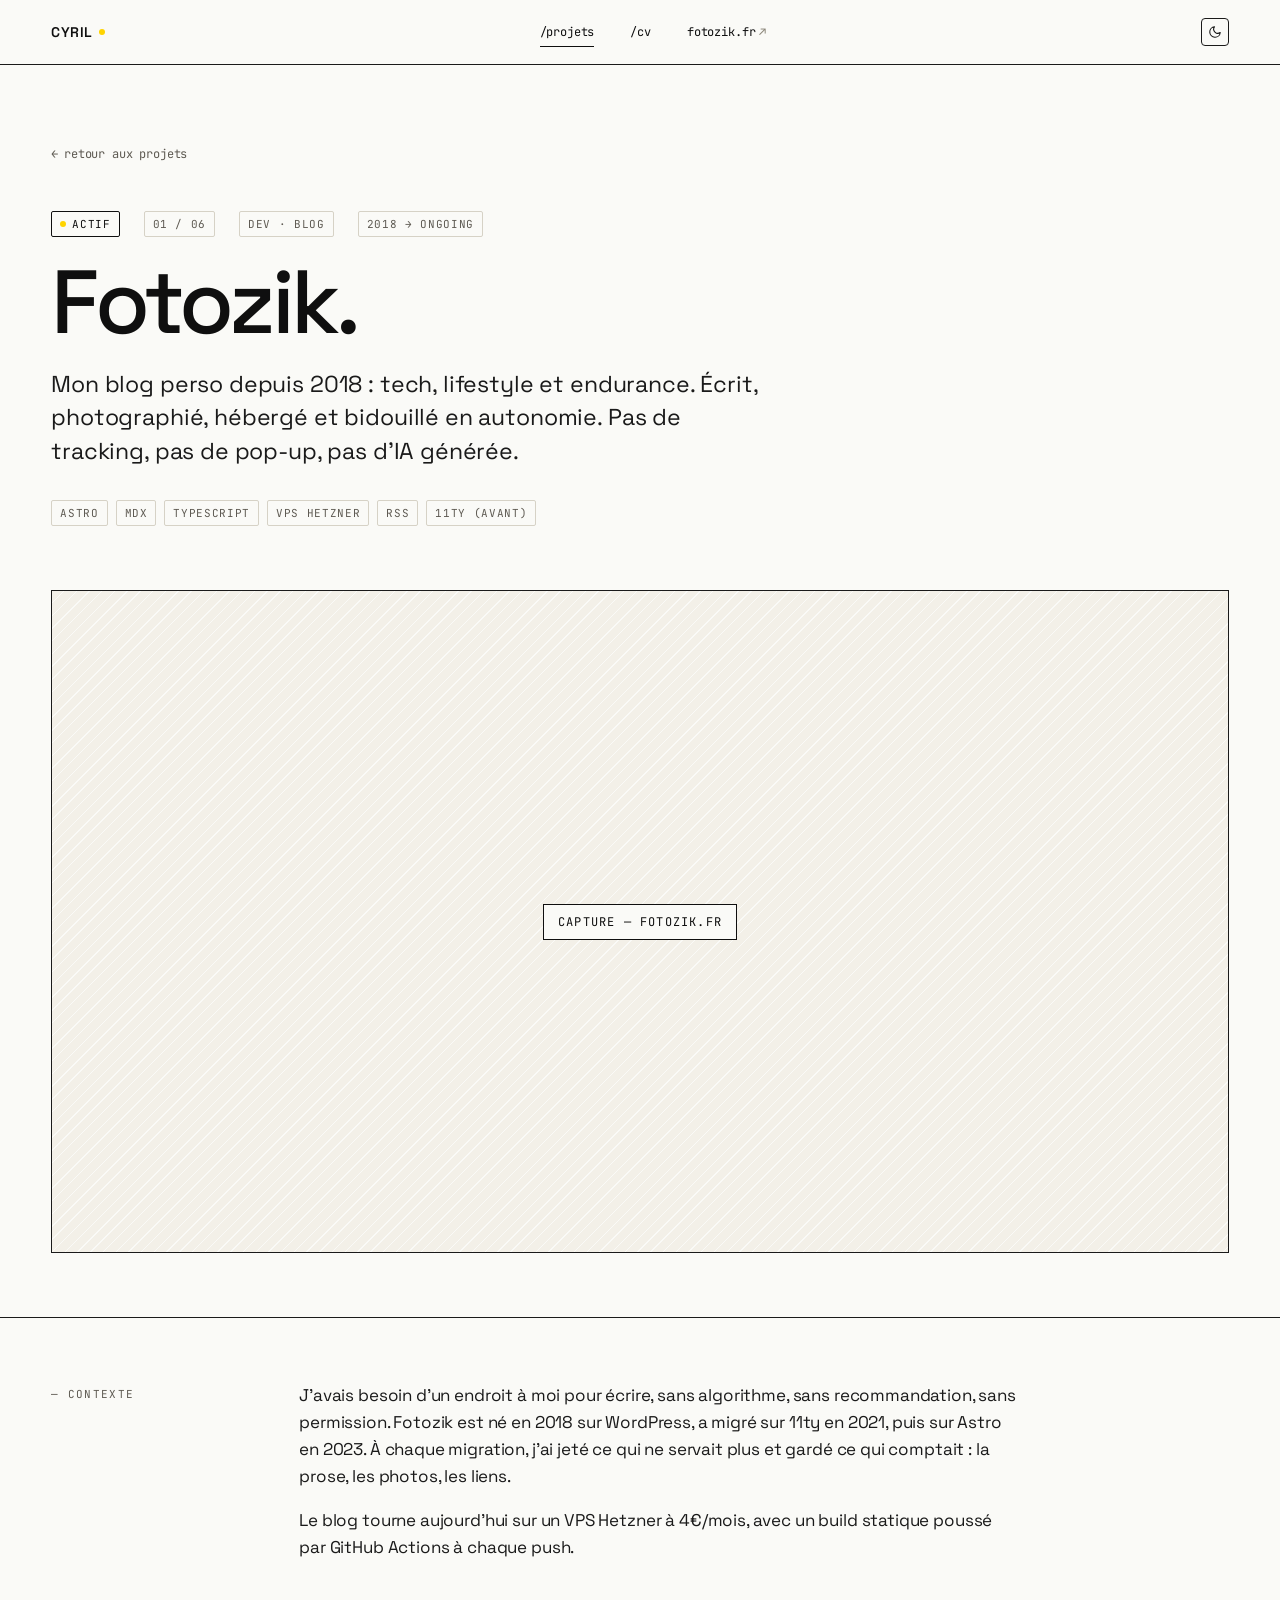
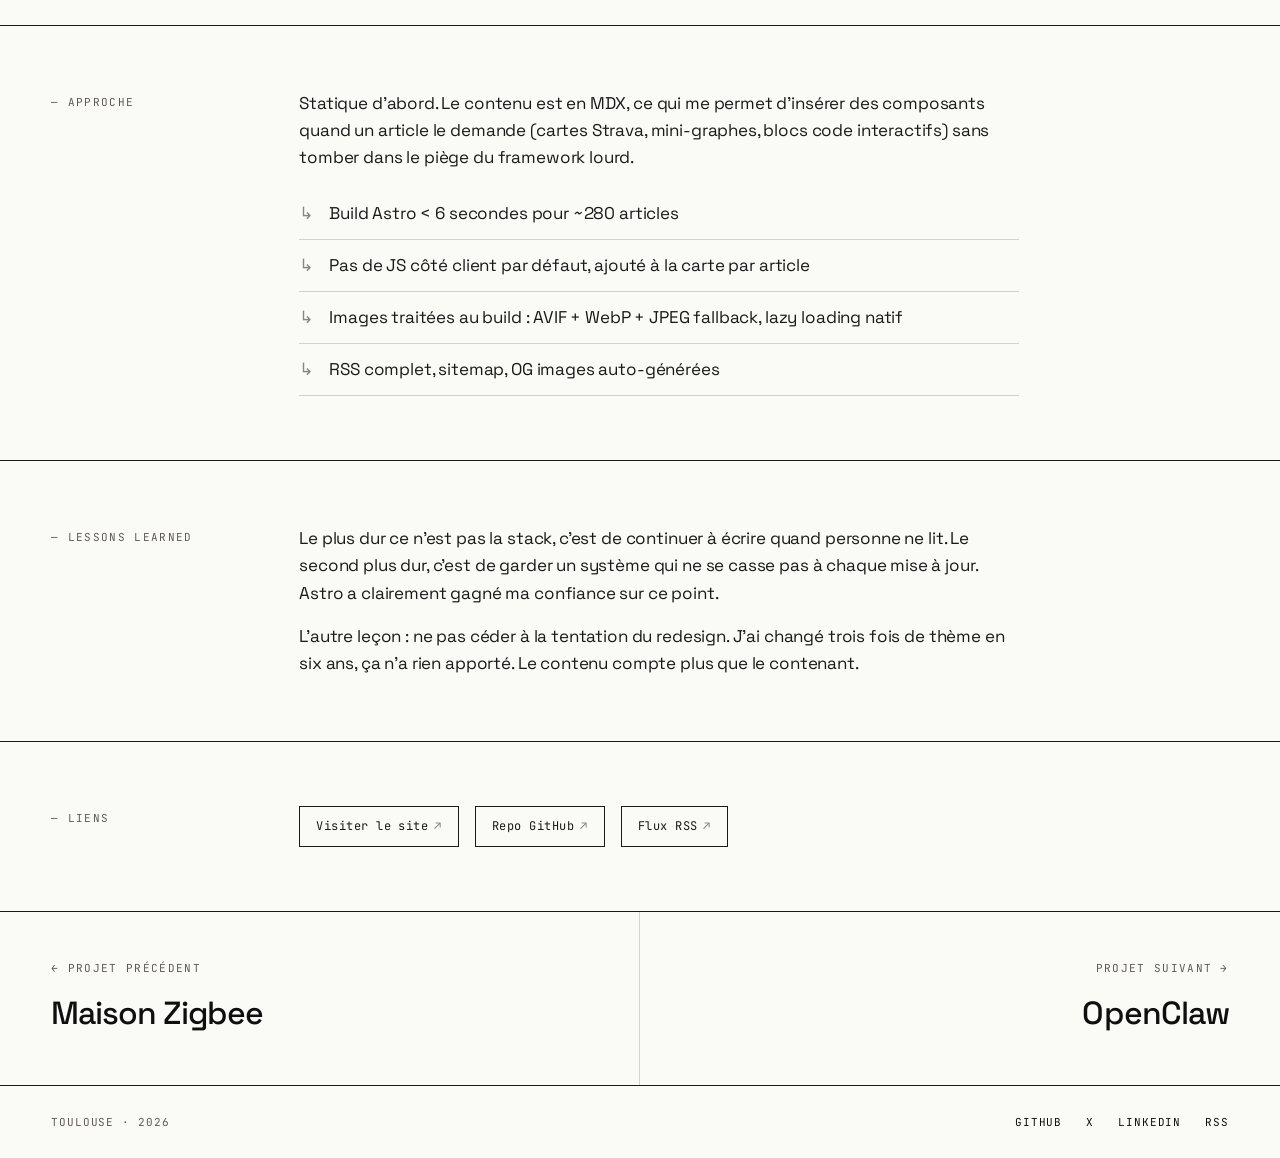
<file: projets/fotozik.html>
<!doctype html>
<html lang="fr" data-theme="light">
<head>
<meta charset="utf-8">
<meta name="viewport" content="width=device-width, initial-scale=1">

<title>Fotozik — Cyril</title>
<meta name="description" content="Fotozik : mon blog perso tech, lifestyle et endurance. Stack, contexte, lessons learned.">

<meta property="og:type" content="article">
<meta property="og:title" content="Fotozik — Cyril">
<meta property="og:description" content="Mon blog perso, écrit, photographié et hébergé en autonomie.">

<meta name="theme-color" content="#FAFAF7" media="(prefers-color-scheme: light)">
<meta name="theme-color" content="#0E0E0D" media="(prefers-color-scheme: dark)">

<link rel="icon" href="data:image/svg+xml,%3Csvg xmlns='http://www.w3.org/2000/svg' viewBox='0 0 32 32'%3E%3Crect width='32' height='32' fill='%230F0F0F'/%3E%3Ccircle cx='16' cy='16' r='6' fill='%23FFD400'/%3E%3C/svg%3E">

<link rel="preconnect" href="https://fonts.googleapis.com">
<link rel="preconnect" href="https://fonts.gstatic.com" crossorigin>
<link href="https://fonts.googleapis.com/css2?family=Space+Grotesk:wght@300;400;500;600;700&family=JetBrains+Mono:wght@400;500&display=swap" rel="stylesheet">

<link rel="stylesheet" href="../assets/style.css">
<link rel="stylesheet" href="../assets/print.css" media="print">

<script>
  (function () {
    try {
      var stored = localStorage.getItem('cyril-theme');
      var prefers = window.matchMedia('(prefers-color-scheme: dark)').matches ? 'dark' : 'light';
      document.documentElement.setAttribute('data-theme', stored || prefers);
    } catch (e) {}
  })();
</script>
</head>
<body>

<a class="skip-link" href="#main">Aller au contenu</a>

<header class="nav">
  <div class="nav-inner">
    <a href="../index.html" class="wordmark" aria-label="Cyril — accueil">
      CYRIL<span class="dot" aria-hidden="true"></span>
    </a>
    <nav class="navlinks" aria-label="Navigation principale">
      <a href="../projets.html" aria-current="page">/projets</a>
      <a href="../cv.html">/cv</a>
      <a href="https://fotozik.fr" target="_blank" rel="noopener">fotozik.fr<span class="arr" aria-hidden="true">↗</span></a>
    </nav>
    <div class="nav-tools">
      <button class="theme-toggle" data-theme-toggle aria-label="Changer de thème">
        <svg class="icon-dark" viewBox="0 0 24 24" fill="none" stroke="currentColor" stroke-width="1.8" stroke-linecap="round" stroke-linejoin="round" aria-hidden="true"><path d="M21 12.79A9 9 0 1 1 11.21 3 7 7 0 0 0 21 12.79z"/></svg>
        <svg class="icon-light" viewBox="0 0 24 24" fill="none" stroke="currentColor" stroke-width="1.8" stroke-linecap="round" stroke-linejoin="round" aria-hidden="true"><circle cx="12" cy="12" r="4"/><path d="M12 2v2M12 20v2M4.93 4.93l1.41 1.41M17.66 17.66l1.41 1.41M2 12h2M20 12h2M4.93 19.07l1.41-1.41M17.66 6.34l1.41-1.41"/></svg>
      </button>
    </div>
  </div>
</header>

<main id="main">

  <!-- Hero projet -->
  <section class="proj-hero">
    <a class="back" href="../projets.html"><span aria-hidden="true">←</span> retour aux projets</a>

    <div class="meta-row">
      <span class="tag tag-status-active">Actif</span>
      <span class="tag">01 / 06</span>
      <span class="tag">Dev · Blog</span>
      <span class="tag">2018 → ongoing</span>
    </div>

    <h1 class="reveal">Fotozik.</h1>
    <p class="tagline reveal" data-delay="1">
      Mon blog perso depuis 2018 : tech, lifestyle et endurance. Écrit, photographié,
      hébergé et bidouillé en autonomie. Pas de tracking, pas de pop-up, pas d'IA générée.
    </p>

    <div class="proj-stack reveal" data-delay="2" aria-label="Stack technique">
      <span class="tag">Astro</span>
      <span class="tag">MDX</span>
      <span class="tag">TypeScript</span>
      <span class="tag">VPS Hetzner</span>
      <span class="tag">RSS</span>
      <span class="tag">11ty (avant)</span>
    </div>

    <!-- Placeholder capture -->
    <figure class="proj-shot reveal" data-delay="3" style="margin-top:clamp(40px, 5vw, 64px)" aria-label="Aperçu du site Fotozik">
      <span class="lbl">CAPTURE — fotozik.fr</span>
    </figure>
  </section>

  <!-- Contexte -->
  <section class="proj-block">
    <div class="label">— Contexte</div>
    <div class="content reveal">
      <p>J'avais besoin d'un endroit à moi pour écrire, sans algorithme, sans recommandation, sans permission. Fotozik est né en 2018 sur WordPress, a migré sur 11ty en 2021, puis sur Astro en 2023. À chaque migration, j'ai jeté ce qui ne servait plus et gardé ce qui comptait : la prose, les photos, les liens.</p>
      <p>Le blog tourne aujourd'hui sur un VPS Hetzner à 4€/mois, avec un build statique poussé par GitHub Actions à chaque push.</p>
    </div>
  </section>

  <!-- Approche -->
  <section class="proj-block">
    <div class="label">— Approche</div>
    <div class="content reveal">
      <p>Statique d'abord. Le contenu est en MDX, ce qui me permet d'insérer des composants quand un article le demande (cartes Strava, mini-graphes, blocs code interactifs) sans tomber dans le piège du framework lourd.</p>
      <ul>
        <li>Build Astro &lt; 6 secondes pour ~280 articles</li>
        <li>Pas de JS côté client par défaut, ajouté à la carte par article</li>
        <li>Images traitées au build : AVIF + WebP + JPEG fallback, lazy loading natif</li>
        <li>RSS complet, sitemap, OG images auto-générées</li>
      </ul>
    </div>
  </section>

  <!-- Lessons learned -->
  <section class="proj-block">
    <div class="label">— Lessons learned</div>
    <div class="content reveal">
      <p>Le plus dur ce n'est pas la stack, c'est de continuer à écrire quand personne ne lit. Le second plus dur, c'est de garder un système qui ne se casse pas à chaque mise à jour. Astro a clairement gagné ma confiance sur ce point.</p>
      <p>L'autre leçon : ne pas céder à la tentation du redesign. J'ai changé trois fois de thème en six ans, ça n'a rien apporté. Le contenu compte plus que le contenant.</p>
    </div>
  </section>

  <!-- Liens externes -->
  <section class="proj-block">
    <div class="label">— Liens</div>
    <div class="content">
      <nav class="proj-links" aria-label="Liens du projet">
        <a href="https://fotozik.fr" target="_blank" rel="noopener">
          Visiter le site <span class="arr" aria-hidden="true">↗</span>
        </a>
        <a href="https://github.com/" target="_blank" rel="noopener">
          Repo GitHub <span class="arr" aria-hidden="true">↗</span>
        </a>
        <a href="https://fotozik.fr/rss" target="_blank" rel="noopener">
          Flux RSS <span class="arr" aria-hidden="true">↗</span>
        </a>
      </nav>
    </div>
  </section>

  <!-- Nav projet -->
  <nav class="proj-nav" aria-label="Navigation entre projets">
    <a href="zigbee-house.html">
      <span class="dir"><span aria-hidden="true">←</span> projet précédent</span>
      <span class="title">Maison Zigbee</span>
    </a>
    <a href="openclaw.html">
      <span class="dir">projet suivant <span aria-hidden="true">→</span></span>
      <span class="title">OpenClaw</span>
    </a>
  </nav>

</main>

<footer class="foot">
  <div class="foot-inner">
    <div>Toulouse · <span data-year>2026</span></div>
    <nav class="foot-socials" aria-label="Réseaux et flux">
      <a href="https://github.com/" target="_blank" rel="noopener">GitHub</a>
      <a href="https://x.com/" target="_blank" rel="noopener">X</a>
      <a href="https://linkedin.com/" target="_blank" rel="noopener">LinkedIn</a>
      <a href="https://fotozik.fr/rss" target="_blank" rel="noopener">RSS</a>
    </nav>
  </div>
</footer>

<script src="../assets/site.js" defer></script>
</body>
</html>
</file>
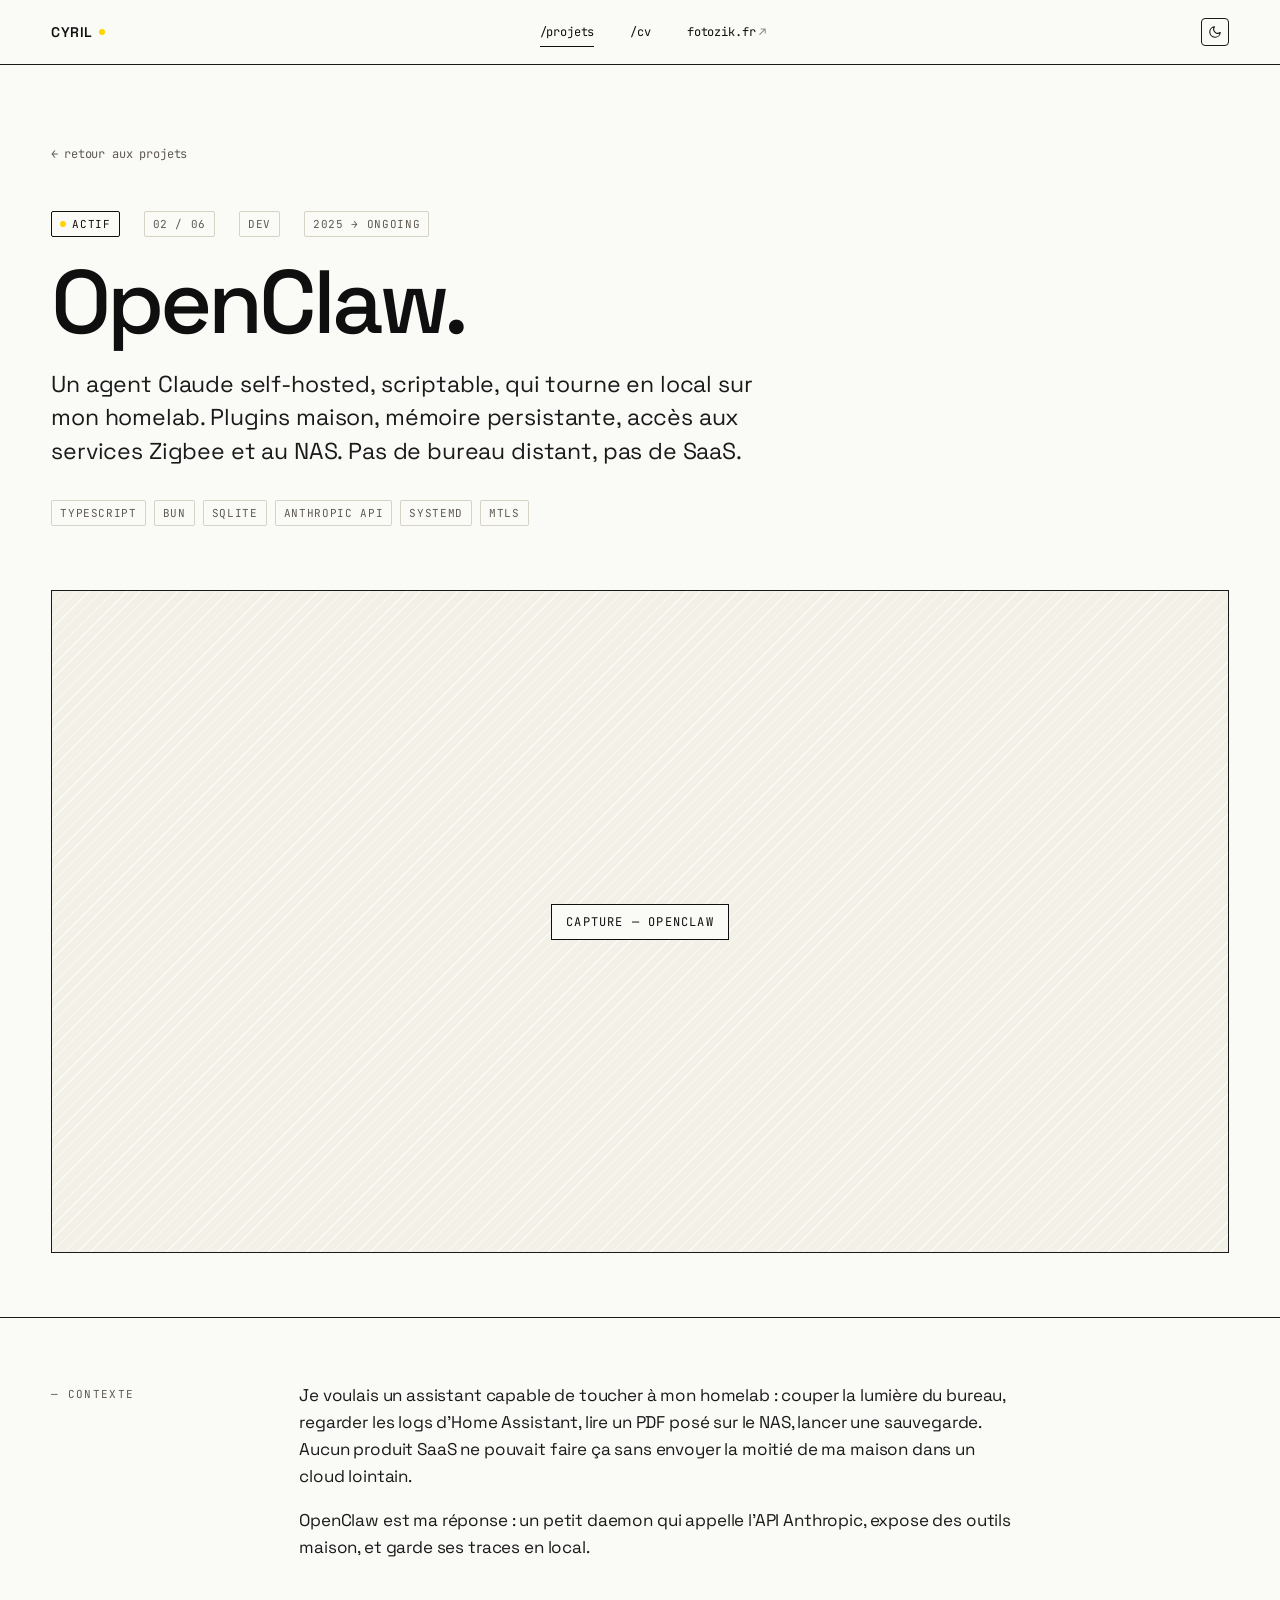
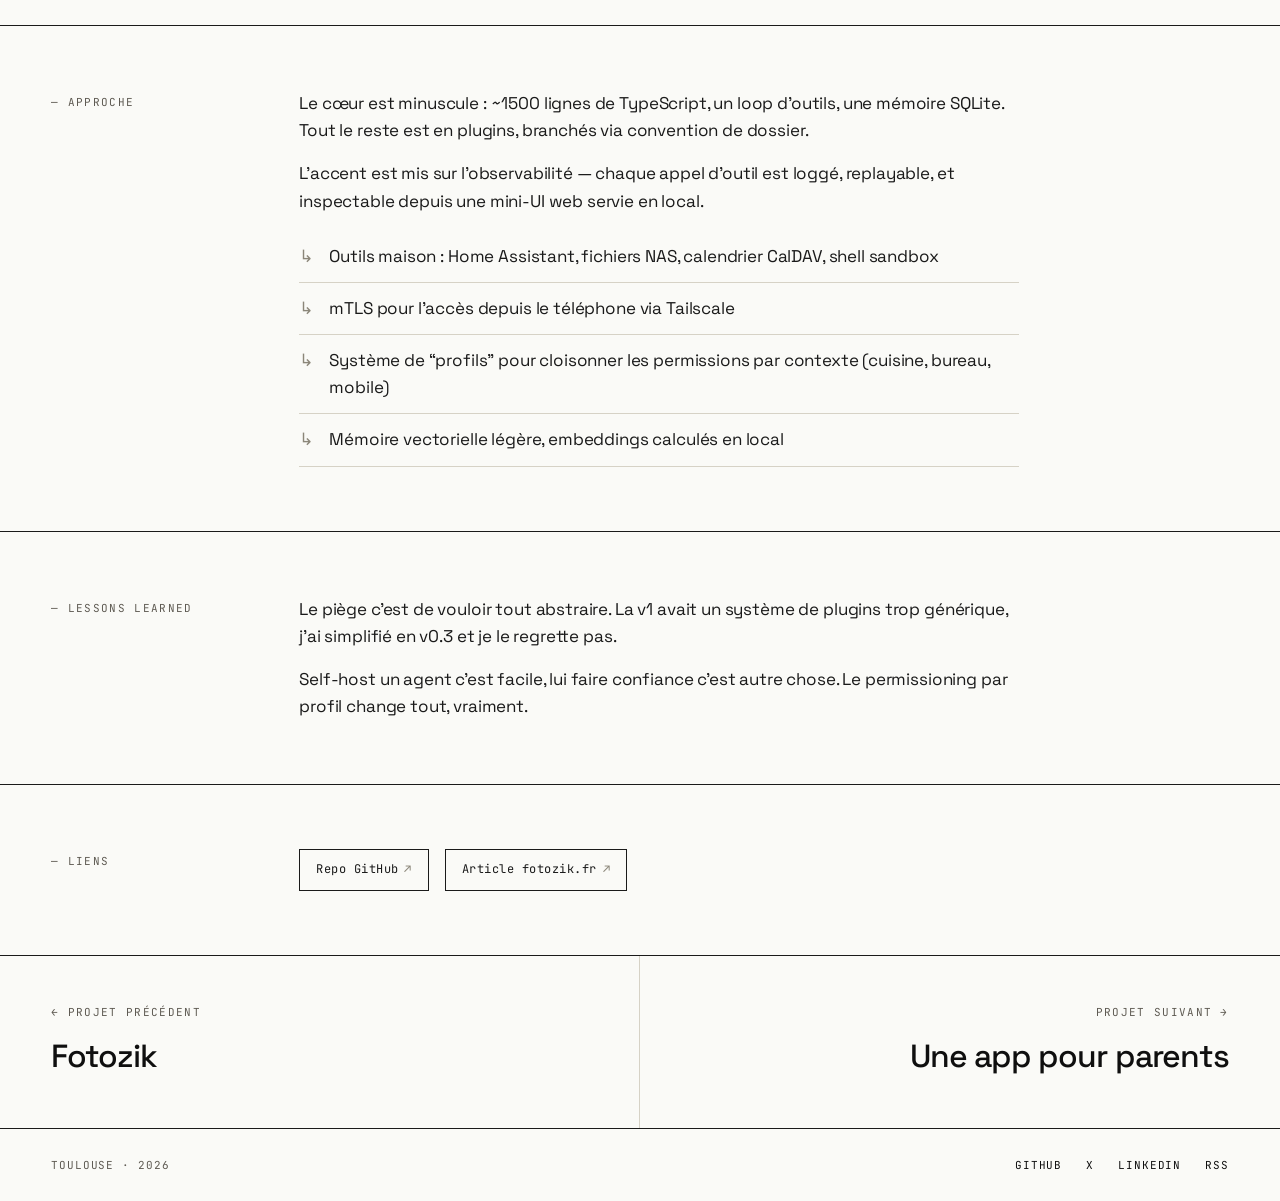
<file: projets/openclaw.html>
<!doctype html>
<html lang="fr" data-theme="light">
<head>
<meta charset="utf-8">
<meta name="viewport" content="width=device-width, initial-scale=1">

<title>OpenClaw — Cyril</title>
<meta name="description" content="Un agent Claude self-hosted, scriptable, qui tourne en local sur mon homelab.">

<meta property="og:type" content="article">
<meta property="og:title" content="OpenClaw — Cyril">
<meta property="og:description" content="Un agent Claude self-hosted, scriptable, qui tourne en local sur mon homelab.">

<meta name="theme-color" content="#FAFAF7" media="(prefers-color-scheme: light)">
<meta name="theme-color" content="#0E0E0D" media="(prefers-color-scheme: dark)">

<link rel="icon" href="data:image/svg+xml,%3Csvg xmlns='http://www.w3.org/2000/svg' viewBox='0 0 32 32'%3E%3Crect width='32' height='32' fill='%230F0F0F'/%3E%3Ccircle cx='16' cy='16' r='6' fill='%23FFD400'/%3E%3C/svg%3E">

<link rel="preconnect" href="https://fonts.googleapis.com">
<link rel="preconnect" href="https://fonts.gstatic.com" crossorigin>
<link href="https://fonts.googleapis.com/css2?family=Space+Grotesk:wght@300;400;500;600;700&family=JetBrains+Mono:wght@400;500&display=swap" rel="stylesheet">

<link rel="stylesheet" href="../assets/style.css">
<link rel="stylesheet" href="../assets/print.css" media="print">

<script>
  (function () {
    try {
      var stored = localStorage.getItem('cyril-theme');
      var prefers = window.matchMedia('(prefers-color-scheme: dark)').matches ? 'dark' : 'light';
      document.documentElement.setAttribute('data-theme', stored || prefers);
    } catch (e) {}
  })();
</script>
</head>
<body>

<a class="skip-link" href="#main">Aller au contenu</a>

<header class="nav">
  <div class="nav-inner">
    <a href="../index.html" class="wordmark" aria-label="Cyril — accueil">
      CYRIL<span class="dot" aria-hidden="true"></span>
    </a>
    <nav class="navlinks" aria-label="Navigation principale">
      <a href="../projets.html" aria-current="page">/projets</a>
      <a href="../cv.html">/cv</a>
      <a href="https://fotozik.fr" target="_blank" rel="noopener">fotozik.fr<span class="arr" aria-hidden="true">↗</span></a>
    </nav>
    <div class="nav-tools">
      <button class="theme-toggle" data-theme-toggle aria-label="Changer de thème">
        <svg class="icon-dark" viewBox="0 0 24 24" fill="none" stroke="currentColor" stroke-width="1.8" stroke-linecap="round" stroke-linejoin="round" aria-hidden="true"><path d="M21 12.79A9 9 0 1 1 11.21 3 7 7 0 0 0 21 12.79z"/></svg>
        <svg class="icon-light" viewBox="0 0 24 24" fill="none" stroke="currentColor" stroke-width="1.8" stroke-linecap="round" stroke-linejoin="round" aria-hidden="true"><circle cx="12" cy="12" r="4"/><path d="M12 2v2M12 20v2M4.93 4.93l1.41 1.41M17.66 17.66l1.41 1.41M2 12h2M20 12h2M4.93 19.07l1.41-1.41M17.66 6.34l1.41-1.41"/></svg>
      </button>
    </div>
  </div>
</header>

<main id="main">

  <!-- Hero projet -->
  <section class="proj-hero">
    <a class="back" href="../projets.html"><span aria-hidden="true">←</span> retour aux projets</a>

    <div class="meta-row">
      <span class="tag tag-status-active">Actif</span>
      <span class="tag">02 / 06</span>
      <span class="tag">Dev</span>
      <span class="tag">2025 → ongoing</span>
    </div>

    <h1 class="reveal">OpenClaw.</h1>
    <p class="tagline reveal" data-delay="1">
      Un agent Claude self-hosted, scriptable, qui tourne en local sur mon homelab. Plugins maison, mémoire persistante, accès aux services Zigbee et au NAS. Pas de bureau distant, pas de SaaS.
    </p>

    <div class="proj-stack reveal" data-delay="2" aria-label="Stack technique">
      <span class="tag">TypeScript</span>
      <span class="tag">Bun</span>
      <span class="tag">SQLite</span>
      <span class="tag">Anthropic API</span>
      <span class="tag">systemd</span>
      <span class="tag">mTLS</span>
    </div>

    <!-- Placeholder capture -->
    <figure class="proj-shot reveal" data-delay="3" style="margin-top:clamp(40px, 5vw, 64px)" aria-label="Aperçu du projet OpenClaw">
      <span class="lbl">CAPTURE — openclaw</span>
    </figure>
  </section>

  <!-- Contexte -->
  <section class="proj-block">
    <div class="label">— Contexte</div>
    <div class="content reveal">
      <p>Je voulais un assistant capable de toucher à mon homelab : couper la lumière du bureau, regarder les logs d'Home Assistant, lire un PDF posé sur le NAS, lancer une sauvegarde. Aucun produit SaaS ne pouvait faire ça sans envoyer la moitié de ma maison dans un cloud lointain.</p>
      <p>OpenClaw est ma réponse : un petit daemon qui appelle l'API Anthropic, expose des outils maison, et garde ses traces en local.</p>
    </div>
  </section>

  <!-- Approche -->
  <section class="proj-block">
    <div class="label">— Approche</div>
    <div class="content reveal">
      <p>Le cœur est minuscule : ~1500 lignes de TypeScript, un loop d'outils, une mémoire SQLite. Tout le reste est en plugins, branchés via convention de dossier.</p>
      <p>L'accent est mis sur l'observabilité — chaque appel d'outil est loggé, replayable, et inspectable depuis une mini-UI web servie en local.</p>
      <ul>
        <li>Outils maison : Home Assistant, fichiers NAS, calendrier CalDAV, shell sandbox</li>
        <li>mTLS pour l'accès depuis le téléphone via Tailscale</li>
        <li>Système de “profils” pour cloisonner les permissions par contexte (cuisine, bureau, mobile)</li>
        <li>Mémoire vectorielle légère, embeddings calculés en local</li>
      </ul>
    </div>
  </section>

  <!-- Lessons learned -->
  <section class="proj-block">
    <div class="label">— Lessons learned</div>
    <div class="content reveal">
      <p>Le piège c'est de vouloir tout abstraire. La v1 avait un système de plugins trop générique, j'ai simplifié en v0.3 et je le regrette pas.</p>
      <p>Self-host un agent c'est facile, lui faire confiance c'est autre chose. Le permissioning par profil change tout, vraiment.</p>
    </div>
  </section>

  <!-- Liens externes -->
  <section class="proj-block">
    <div class="label">— Liens</div>
    <div class="content">
      <nav class="proj-links" aria-label="Liens du projet">
        <a href="https://github.com/" target="_blank" rel="noopener">
          Repo GitHub <span class="arr" aria-hidden="true">↗</span>
        </a>
        <a href="https://fotozik.fr" target="_blank" rel="noopener">
          Article fotozik.fr <span class="arr" aria-hidden="true">↗</span>
        </a>
      </nav>
    </div>
  </section>

  <!-- Nav projet -->
  <nav class="proj-nav" aria-label="Navigation entre projets">
    <a href="fotozik.html">
      <span class="dir"><span aria-hidden="true">←</span> projet précédent</span>
      <span class="title">Fotozik</span>
    </a>
    <a href="parents-ios.html">
      <span class="dir">projet suivant <span aria-hidden="true">→</span></span>
      <span class="title">Une app pour parents</span>
    </a>
  </nav>

</main>

<footer class="foot">
  <div class="foot-inner">
    <div>Toulouse · <span data-year>2026</span></div>
    <nav class="foot-socials" aria-label="Réseaux et flux">
      <a href="https://github.com/" target="_blank" rel="noopener">GitHub</a>
      <a href="https://x.com/" target="_blank" rel="noopener">X</a>
      <a href="https://linkedin.com/" target="_blank" rel="noopener">LinkedIn</a>
      <a href="https://fotozik.fr/rss" target="_blank" rel="noopener">RSS</a>
    </nav>
  </div>
</footer>

<script src="../assets/site.js" defer></script>
</body>
</html>
</file>
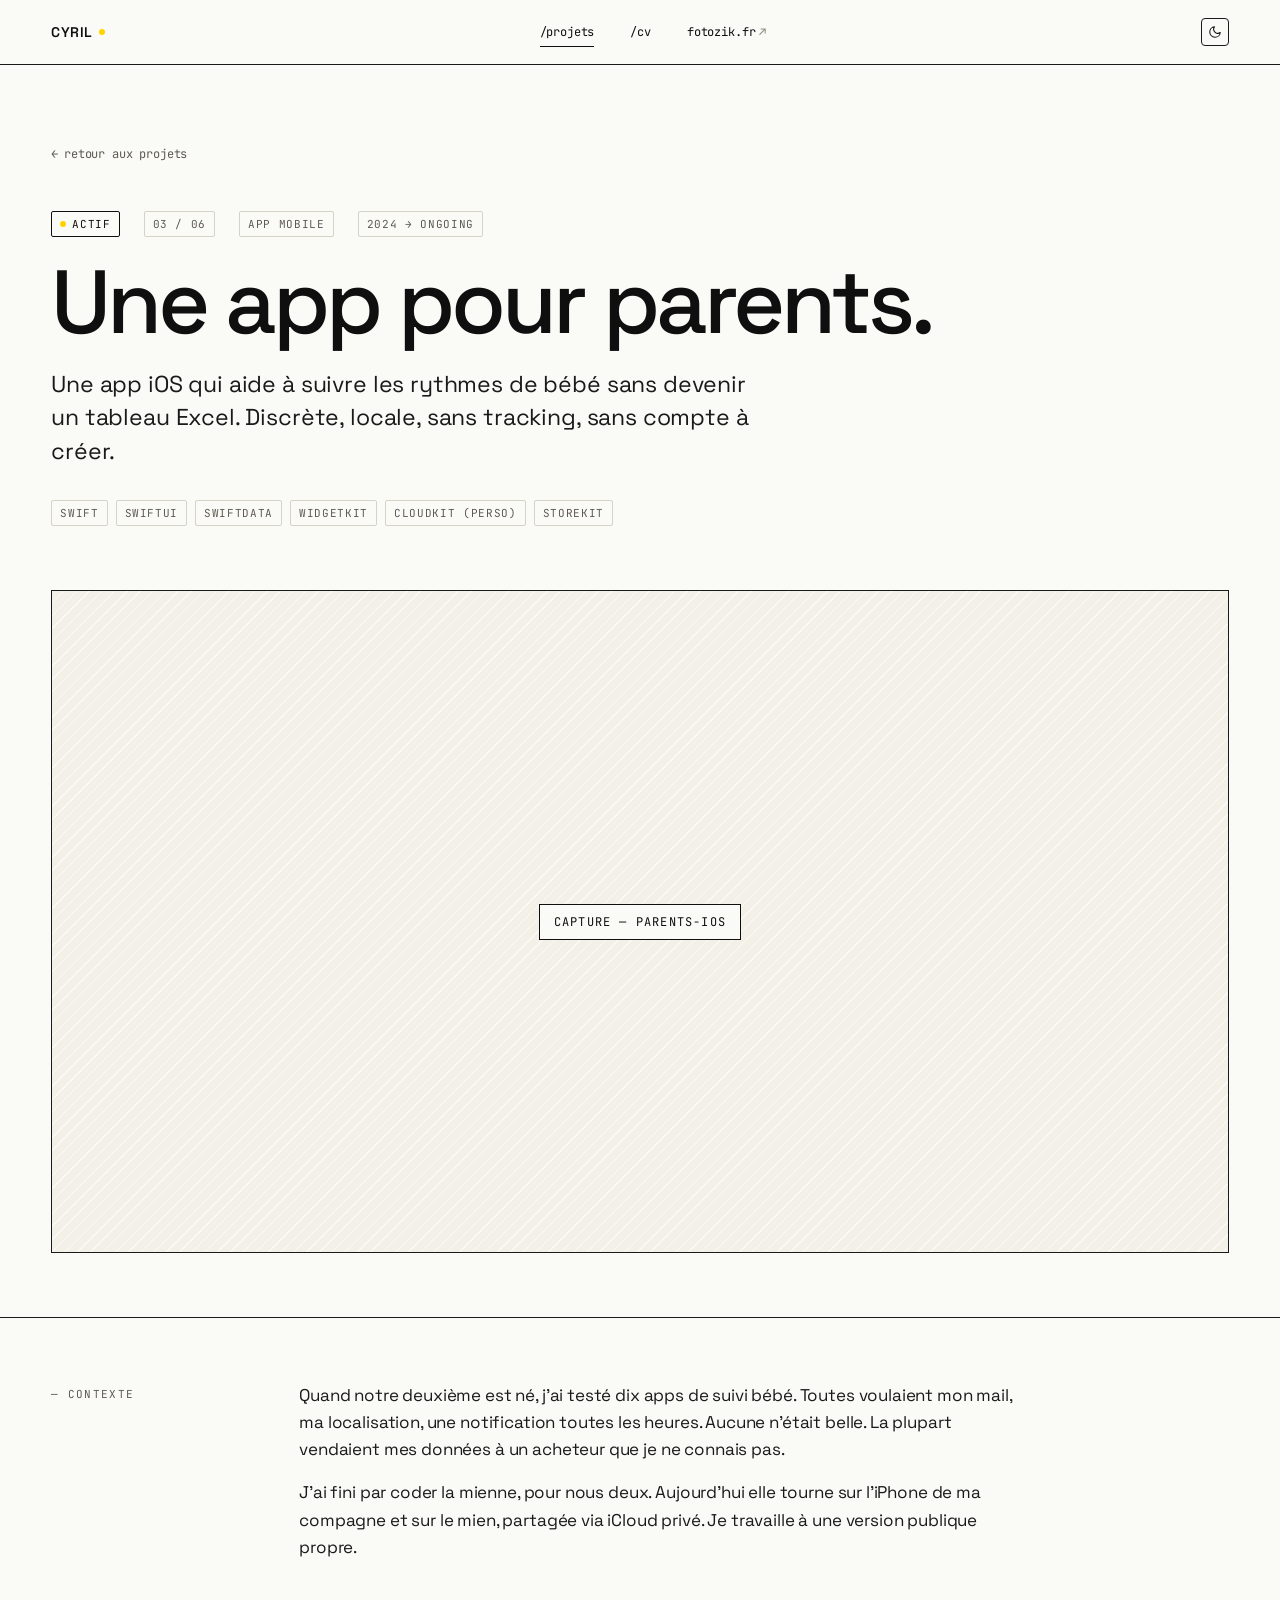
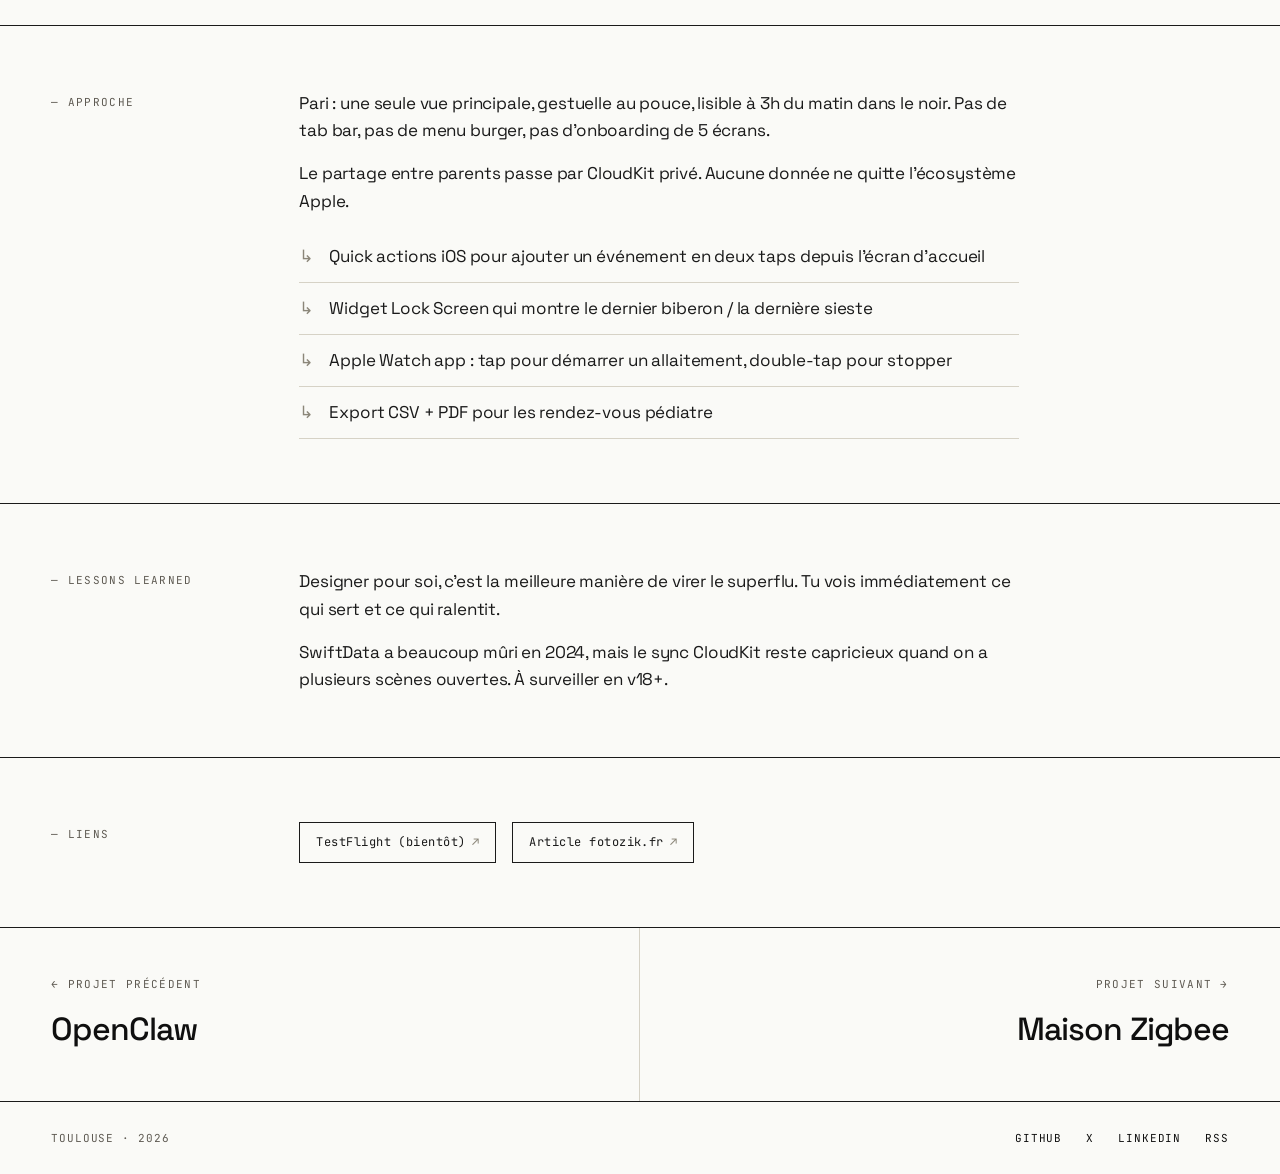
<file: projets/parents-ios.html>
<!doctype html>
<html lang="fr" data-theme="light">
<head>
<meta charset="utf-8">
<meta name="viewport" content="width=device-width, initial-scale=1">

<title>Une app pour parents — Cyril</title>
<meta name="description" content="App iOS pour suivre les rythmes de bébé sans se prendre la tête. Discrète, hors-ligne, sans tracking.">

<meta property="og:type" content="article">
<meta property="og:title" content="Une app pour parents — Cyril">
<meta property="og:description" content="App iOS pour suivre les rythmes de bébé sans se prendre la tête. Discrète, hors-ligne, sans tracking.">

<meta name="theme-color" content="#FAFAF7" media="(prefers-color-scheme: light)">
<meta name="theme-color" content="#0E0E0D" media="(prefers-color-scheme: dark)">

<link rel="icon" href="data:image/svg+xml,%3Csvg xmlns='http://www.w3.org/2000/svg' viewBox='0 0 32 32'%3E%3Crect width='32' height='32' fill='%230F0F0F'/%3E%3Ccircle cx='16' cy='16' r='6' fill='%23FFD400'/%3E%3C/svg%3E">

<link rel="preconnect" href="https://fonts.googleapis.com">
<link rel="preconnect" href="https://fonts.gstatic.com" crossorigin>
<link href="https://fonts.googleapis.com/css2?family=Space+Grotesk:wght@300;400;500;600;700&family=JetBrains+Mono:wght@400;500&display=swap" rel="stylesheet">

<link rel="stylesheet" href="../assets/style.css">
<link rel="stylesheet" href="../assets/print.css" media="print">

<script>
  (function () {
    try {
      var stored = localStorage.getItem('cyril-theme');
      var prefers = window.matchMedia('(prefers-color-scheme: dark)').matches ? 'dark' : 'light';
      document.documentElement.setAttribute('data-theme', stored || prefers);
    } catch (e) {}
  })();
</script>
</head>
<body>

<a class="skip-link" href="#main">Aller au contenu</a>

<header class="nav">
  <div class="nav-inner">
    <a href="../index.html" class="wordmark" aria-label="Cyril — accueil">
      CYRIL<span class="dot" aria-hidden="true"></span>
    </a>
    <nav class="navlinks" aria-label="Navigation principale">
      <a href="../projets.html" aria-current="page">/projets</a>
      <a href="../cv.html">/cv</a>
      <a href="https://fotozik.fr" target="_blank" rel="noopener">fotozik.fr<span class="arr" aria-hidden="true">↗</span></a>
    </nav>
    <div class="nav-tools">
      <button class="theme-toggle" data-theme-toggle aria-label="Changer de thème">
        <svg class="icon-dark" viewBox="0 0 24 24" fill="none" stroke="currentColor" stroke-width="1.8" stroke-linecap="round" stroke-linejoin="round" aria-hidden="true"><path d="M21 12.79A9 9 0 1 1 11.21 3 7 7 0 0 0 21 12.79z"/></svg>
        <svg class="icon-light" viewBox="0 0 24 24" fill="none" stroke="currentColor" stroke-width="1.8" stroke-linecap="round" stroke-linejoin="round" aria-hidden="true"><circle cx="12" cy="12" r="4"/><path d="M12 2v2M12 20v2M4.93 4.93l1.41 1.41M17.66 17.66l1.41 1.41M2 12h2M20 12h2M4.93 19.07l1.41-1.41M17.66 6.34l1.41-1.41"/></svg>
      </button>
    </div>
  </div>
</header>

<main id="main">

  <!-- Hero projet -->
  <section class="proj-hero">
    <a class="back" href="../projets.html"><span aria-hidden="true">←</span> retour aux projets</a>

    <div class="meta-row">
      <span class="tag tag-status-active">Actif</span>
      <span class="tag">03 / 06</span>
      <span class="tag">App mobile</span>
      <span class="tag">2024 → ongoing</span>
    </div>

    <h1 class="reveal">Une app pour parents.</h1>
    <p class="tagline reveal" data-delay="1">
      Une app iOS qui aide à suivre les rythmes de bébé sans devenir un tableau Excel. Discrète, locale, sans tracking, sans compte à créer.
    </p>

    <div class="proj-stack reveal" data-delay="2" aria-label="Stack technique">
      <span class="tag">Swift</span>
      <span class="tag">SwiftUI</span>
      <span class="tag">SwiftData</span>
      <span class="tag">WidgetKit</span>
      <span class="tag">CloudKit (perso)</span>
      <span class="tag">StoreKit</span>
    </div>

    <!-- Placeholder capture -->
    <figure class="proj-shot reveal" data-delay="3" style="margin-top:clamp(40px, 5vw, 64px)" aria-label="Aperçu du projet Une app pour parents">
      <span class="lbl">CAPTURE — parents-ios</span>
    </figure>
  </section>

  <!-- Contexte -->
  <section class="proj-block">
    <div class="label">— Contexte</div>
    <div class="content reveal">
      <p>Quand notre deuxième est né, j'ai testé dix apps de suivi bébé. Toutes voulaient mon mail, ma localisation, une notification toutes les heures. Aucune n'était belle. La plupart vendaient mes données à un acheteur que je ne connais pas.</p>
      <p>J'ai fini par coder la mienne, pour nous deux. Aujourd'hui elle tourne sur l'iPhone de ma compagne et sur le mien, partagée via iCloud privé. Je travaille à une version publique propre.</p>
    </div>
  </section>

  <!-- Approche -->
  <section class="proj-block">
    <div class="label">— Approche</div>
    <div class="content reveal">
      <p>Pari : une seule vue principale, gestuelle au pouce, lisible à 3h du matin dans le noir. Pas de tab bar, pas de menu burger, pas d'onboarding de 5 écrans.</p>
      <p>Le partage entre parents passe par CloudKit privé. Aucune donnée ne quitte l'écosystème Apple.</p>
      <ul>
        <li>Quick actions iOS pour ajouter un événement en deux taps depuis l'écran d'accueil</li>
        <li>Widget Lock Screen qui montre le dernier biberon / la dernière sieste</li>
        <li>Apple Watch app : tap pour démarrer un allaitement, double-tap pour stopper</li>
        <li>Export CSV + PDF pour les rendez-vous pédiatre</li>
      </ul>
    </div>
  </section>

  <!-- Lessons learned -->
  <section class="proj-block">
    <div class="label">— Lessons learned</div>
    <div class="content reveal">
      <p>Designer pour soi, c'est la meilleure manière de virer le superflu. Tu vois immédiatement ce qui sert et ce qui ralentit.</p>
      <p>SwiftData a beaucoup mûri en 2024, mais le sync CloudKit reste capricieux quand on a plusieurs scènes ouvertes. À surveiller en v18+.</p>
    </div>
  </section>

  <!-- Liens externes -->
  <section class="proj-block">
    <div class="label">— Liens</div>
    <div class="content">
      <nav class="proj-links" aria-label="Liens du projet">
        <a href="#" target="_blank" rel="noopener">
          TestFlight (bientôt) <span class="arr" aria-hidden="true">↗</span>
        </a>
        <a href="https://fotozik.fr" target="_blank" rel="noopener">
          Article fotozik.fr <span class="arr" aria-hidden="true">↗</span>
        </a>
      </nav>
    </div>
  </section>

  <!-- Nav projet -->
  <nav class="proj-nav" aria-label="Navigation entre projets">
    <a href="openclaw.html">
      <span class="dir"><span aria-hidden="true">←</span> projet précédent</span>
      <span class="title">OpenClaw</span>
    </a>
    <a href="zigbee-house.html">
      <span class="dir">projet suivant <span aria-hidden="true">→</span></span>
      <span class="title">Maison Zigbee</span>
    </a>
  </nav>

</main>

<footer class="foot">
  <div class="foot-inner">
    <div>Toulouse · <span data-year>2026</span></div>
    <nav class="foot-socials" aria-label="Réseaux et flux">
      <a href="https://github.com/" target="_blank" rel="noopener">GitHub</a>
      <a href="https://x.com/" target="_blank" rel="noopener">X</a>
      <a href="https://linkedin.com/" target="_blank" rel="noopener">LinkedIn</a>
      <a href="https://fotozik.fr/rss" target="_blank" rel="noopener">RSS</a>
    </nav>
  </div>
</footer>

<script src="../assets/site.js" defer></script>
</body>
</html>
</file>
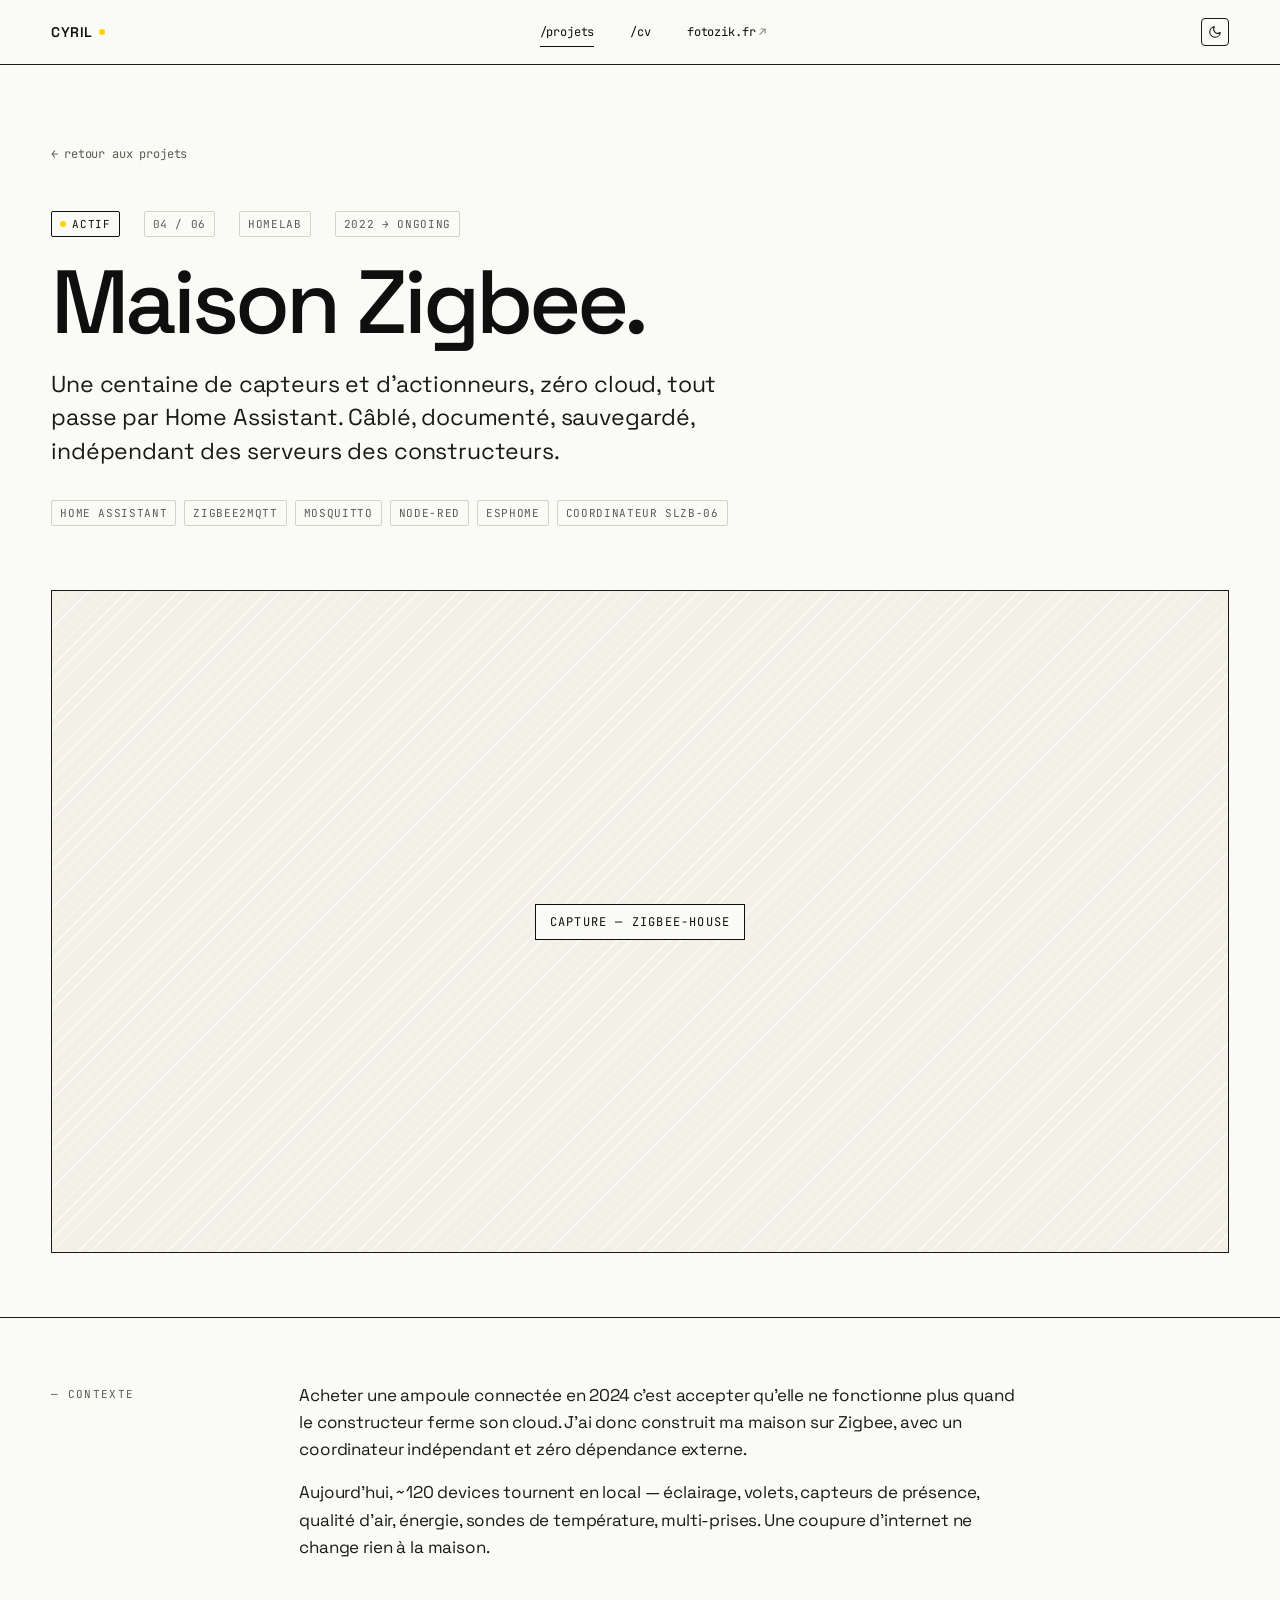
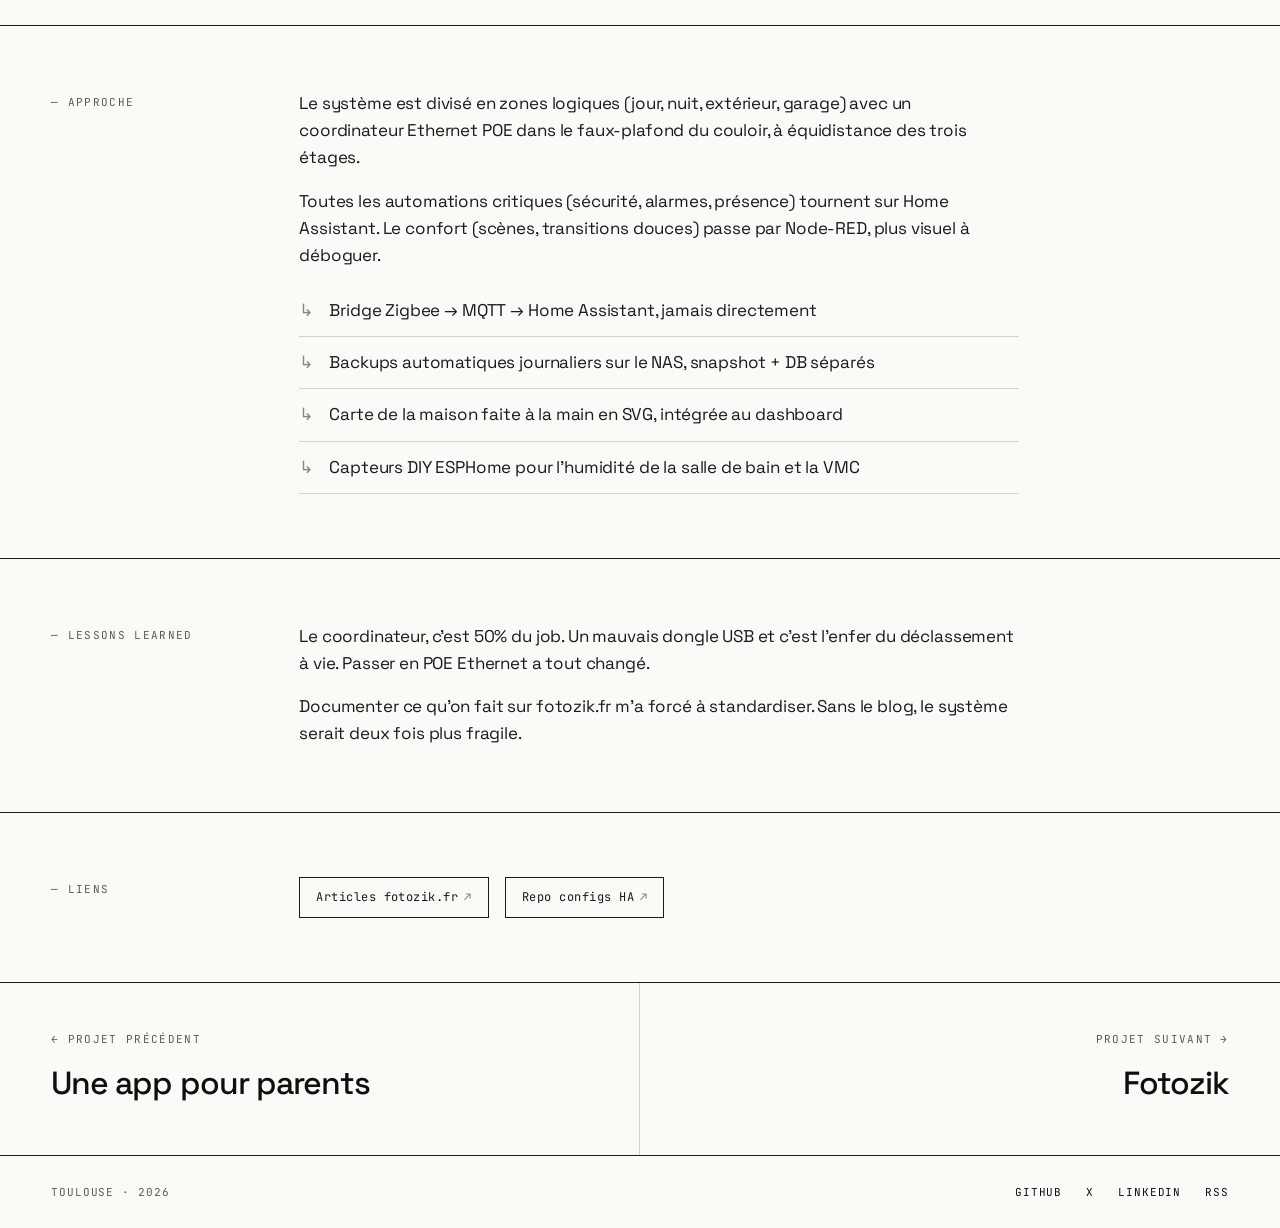
<file: projets/zigbee-house.html>
<!doctype html>
<html lang="fr" data-theme="light">
<head>
<meta charset="utf-8">
<meta name="viewport" content="width=device-width, initial-scale=1">

<title>Maison Zigbee — Cyril</title>
<meta name="description" content="Une centaine de capteurs, zéro cloud, tout passe par Home Assistant.">

<meta property="og:type" content="article">
<meta property="og:title" content="Maison Zigbee — Cyril">
<meta property="og:description" content="Une centaine de capteurs, zéro cloud, tout passe par Home Assistant.">

<meta name="theme-color" content="#FAFAF7" media="(prefers-color-scheme: light)">
<meta name="theme-color" content="#0E0E0D" media="(prefers-color-scheme: dark)">

<link rel="icon" href="data:image/svg+xml,%3Csvg xmlns='http://www.w3.org/2000/svg' viewBox='0 0 32 32'%3E%3Crect width='32' height='32' fill='%230F0F0F'/%3E%3Ccircle cx='16' cy='16' r='6' fill='%23FFD400'/%3E%3C/svg%3E">

<link rel="preconnect" href="https://fonts.googleapis.com">
<link rel="preconnect" href="https://fonts.gstatic.com" crossorigin>
<link href="https://fonts.googleapis.com/css2?family=Space+Grotesk:wght@300;400;500;600;700&family=JetBrains+Mono:wght@400;500&display=swap" rel="stylesheet">

<link rel="stylesheet" href="../assets/style.css">
<link rel="stylesheet" href="../assets/print.css" media="print">

<script>
  (function () {
    try {
      var stored = localStorage.getItem('cyril-theme');
      var prefers = window.matchMedia('(prefers-color-scheme: dark)').matches ? 'dark' : 'light';
      document.documentElement.setAttribute('data-theme', stored || prefers);
    } catch (e) {}
  })();
</script>
</head>
<body>

<a class="skip-link" href="#main">Aller au contenu</a>

<header class="nav">
  <div class="nav-inner">
    <a href="../index.html" class="wordmark" aria-label="Cyril — accueil">
      CYRIL<span class="dot" aria-hidden="true"></span>
    </a>
    <nav class="navlinks" aria-label="Navigation principale">
      <a href="../projets.html" aria-current="page">/projets</a>
      <a href="../cv.html">/cv</a>
      <a href="https://fotozik.fr" target="_blank" rel="noopener">fotozik.fr<span class="arr" aria-hidden="true">↗</span></a>
    </nav>
    <div class="nav-tools">
      <button class="theme-toggle" data-theme-toggle aria-label="Changer de thème">
        <svg class="icon-dark" viewBox="0 0 24 24" fill="none" stroke="currentColor" stroke-width="1.8" stroke-linecap="round" stroke-linejoin="round" aria-hidden="true"><path d="M21 12.79A9 9 0 1 1 11.21 3 7 7 0 0 0 21 12.79z"/></svg>
        <svg class="icon-light" viewBox="0 0 24 24" fill="none" stroke="currentColor" stroke-width="1.8" stroke-linecap="round" stroke-linejoin="round" aria-hidden="true"><circle cx="12" cy="12" r="4"/><path d="M12 2v2M12 20v2M4.93 4.93l1.41 1.41M17.66 17.66l1.41 1.41M2 12h2M20 12h2M4.93 19.07l1.41-1.41M17.66 6.34l1.41-1.41"/></svg>
      </button>
    </div>
  </div>
</header>

<main id="main">

  <!-- Hero projet -->
  <section class="proj-hero">
    <a class="back" href="../projets.html"><span aria-hidden="true">←</span> retour aux projets</a>

    <div class="meta-row">
      <span class="tag tag-status-active">Actif</span>
      <span class="tag">04 / 06</span>
      <span class="tag">Homelab</span>
      <span class="tag">2022 → ongoing</span>
    </div>

    <h1 class="reveal">Maison Zigbee.</h1>
    <p class="tagline reveal" data-delay="1">
      Une centaine de capteurs et d'actionneurs, zéro cloud, tout passe par Home Assistant. Câblé, documenté, sauvegardé, indépendant des serveurs des constructeurs.
    </p>

    <div class="proj-stack reveal" data-delay="2" aria-label="Stack technique">
      <span class="tag">Home Assistant</span>
      <span class="tag">Zigbee2MQTT</span>
      <span class="tag">Mosquitto</span>
      <span class="tag">Node-RED</span>
      <span class="tag">ESPHome</span>
      <span class="tag">Coordinateur SLZB-06</span>
    </div>

    <!-- Placeholder capture -->
    <figure class="proj-shot reveal" data-delay="3" style="margin-top:clamp(40px, 5vw, 64px)" aria-label="Aperçu du projet Maison Zigbee">
      <span class="lbl">CAPTURE — zigbee-house</span>
    </figure>
  </section>

  <!-- Contexte -->
  <section class="proj-block">
    <div class="label">— Contexte</div>
    <div class="content reveal">
      <p>Acheter une ampoule connectée en 2024 c'est accepter qu'elle ne fonctionne plus quand le constructeur ferme son cloud. J'ai donc construit ma maison sur Zigbee, avec un coordinateur indépendant et zéro dépendance externe.</p>
      <p>Aujourd'hui, ~120 devices tournent en local — éclairage, volets, capteurs de présence, qualité d'air, énergie, sondes de température, multi-prises. Une coupure d'internet ne change rien à la maison.</p>
    </div>
  </section>

  <!-- Approche -->
  <section class="proj-block">
    <div class="label">— Approche</div>
    <div class="content reveal">
      <p>Le système est divisé en zones logiques (jour, nuit, extérieur, garage) avec un coordinateur Ethernet POE dans le faux-plafond du couloir, à équidistance des trois étages.</p>
      <p>Toutes les automations critiques (sécurité, alarmes, présence) tournent sur Home Assistant. Le confort (scènes, transitions douces) passe par Node-RED, plus visuel à déboguer.</p>
      <ul>
        <li>Bridge Zigbee → MQTT → Home Assistant, jamais directement</li>
        <li>Backups automatiques journaliers sur le NAS, snapshot + DB séparés</li>
        <li>Carte de la maison faite à la main en SVG, intégrée au dashboard</li>
        <li>Capteurs DIY ESPHome pour l'humidité de la salle de bain et la VMC</li>
      </ul>
    </div>
  </section>

  <!-- Lessons learned -->
  <section class="proj-block">
    <div class="label">— Lessons learned</div>
    <div class="content reveal">
      <p>Le coordinateur, c'est 50% du job. Un mauvais dongle USB et c'est l'enfer du déclassement à vie. Passer en POE Ethernet a tout changé.</p>
      <p>Documenter ce qu'on fait sur fotozik.fr m'a forcé à standardiser. Sans le blog, le système serait deux fois plus fragile.</p>
    </div>
  </section>

  <!-- Liens externes -->
  <section class="proj-block">
    <div class="label">— Liens</div>
    <div class="content">
      <nav class="proj-links" aria-label="Liens du projet">
        <a href="https://fotozik.fr" target="_blank" rel="noopener">
          Articles fotozik.fr <span class="arr" aria-hidden="true">↗</span>
        </a>
        <a href="https://github.com/" target="_blank" rel="noopener">
          Repo configs HA <span class="arr" aria-hidden="true">↗</span>
        </a>
      </nav>
    </div>
  </section>

  <!-- Nav projet -->
  <nav class="proj-nav" aria-label="Navigation entre projets">
    <a href="parents-ios.html">
      <span class="dir"><span aria-hidden="true">←</span> projet précédent</span>
      <span class="title">Une app pour parents</span>
    </a>
    <a href="fotozik.html">
      <span class="dir">projet suivant <span aria-hidden="true">→</span></span>
      <span class="title">Fotozik</span>
    </a>
  </nav>

</main>

<footer class="foot">
  <div class="foot-inner">
    <div>Toulouse · <span data-year>2026</span></div>
    <nav class="foot-socials" aria-label="Réseaux et flux">
      <a href="https://github.com/" target="_blank" rel="noopener">GitHub</a>
      <a href="https://x.com/" target="_blank" rel="noopener">X</a>
      <a href="https://linkedin.com/" target="_blank" rel="noopener">LinkedIn</a>
      <a href="https://fotozik.fr/rss" target="_blank" rel="noopener">RSS</a>
    </nav>
  </div>
</footer>

<script src="../assets/site.js" defer></script>
</body>
</html>
</file>
<file: assets/style.css>
/* =========================================================================
   style.css — système de design partagé pour le portfolio de Cyril
   Direction "Atelier" : épuré, lignes 1px, accent jaune, beaucoup d'air.
   Architecture : tokens > base > layout > composants > utilités > a11y
   ========================================================================= */

/* -------------------------------------------------------------------------
   1. Tokens — variables CSS (couleurs, typo, espacement, transitions)
   ------------------------------------------------------------------------- */
:root {
  /* Couleurs — thème clair par défaut */
  --bg:            #FAFAF7;          /* fond principal, off-white tiède */
  --bg-alt:        #F3F0E8;          /* fond légèrement plus chaud */
  --fg:            #0F0F0F;          /* texte principal */
  --fg-soft:       #1a1a1a;
  --fg-muted:      #5e5a52;          /* texte secondaire, meta */
  --fg-faint:      #8b8679;          /* texte très discret */
  --line:          #1a1a1a;          /* ligne principale (1px) */
  --line-soft:     #d6d2c6;          /* ligne séparatrice douce */
  --accent:        #FFD400;          /* jaune signature */
  --accent-fg:     #0F0F0F;          /* contraste sur jaune */
  --hairline-w:    1px;

  /* Typographie */
  --font-sans:     'Space Grotesk', -apple-system, BlinkMacSystemFont, 'Segoe UI', system-ui, sans-serif;
  --font-mono:     'JetBrains Mono', ui-monospace, 'SFMono-Regular', Menlo, monospace;

  /* Tailles fluides — clamp(min, fluid, max) */
  --fs-meta:       11px;
  --fs-eyebrow:    12px;
  --fs-body:       clamp(15px, 1.05vw, 17px);
  --fs-lead:       clamp(17px, 1.3vw, 20px);
  --fs-h3:         clamp(22px, 2vw, 32px);
  --fs-h2:         clamp(32px, 4vw, 56px);
  --fs-h1:         clamp(48px, 6vw, 88px);
  --fs-display:    clamp(64px, 13vw, 200px);

  /* Espacement (échelle 4) */
  --sp-1:  4px;
  --sp-2:  8px;
  --sp-3:  12px;
  --sp-4:  16px;
  --sp-5:  24px;
  --sp-6:  32px;
  --sp-7:  48px;
  --sp-8:  64px;
  --sp-9:  96px;
  --sp-10: 128px;

  /* Padding horizontal de page — fluide */
  --pad-x:         clamp(20px, 4vw, 56px);

  /* Transitions */
  --t-fast:        120ms;
  --t-base:        220ms;
  --t-slow:        420ms;
  --easing:        cubic-bezier(.2, .7, .3, 1);

  /* Layout */
  --nav-h:         64px;
  --foot-h:        72px;
  --maxw:          1440px;
}

/* Thème sombre — surchargé via [data-theme="dark"] */
[data-theme="dark"] {
  --bg:            #0E0E0D;
  --bg-alt:        #161614;
  --fg:            #FAFAF7;
  --fg-soft:       #ECE9E0;
  --fg-muted:      #9a958a;
  --fg-faint:      #5e5a52;
  --line:          rgba(255, 255, 255, 0.22);
  --line-soft:     rgba(255, 255, 255, 0.08);
}

/* -------------------------------------------------------------------------
   2. Base — reset léger + typographie globale
   ------------------------------------------------------------------------- */
*, *::before, *::after { box-sizing: border-box; }

html, body {
  margin: 0;
  padding: 0;
  background: var(--bg);
  color: var(--fg);
  font-family: var(--font-sans);
  font-size: var(--fs-body);
  line-height: 1.5;
  letter-spacing: -0.01em;
  -webkit-font-smoothing: antialiased;
  text-rendering: optimizeLegibility;
  /* Transition douce sur changement de thème */
  transition: background var(--t-base) var(--easing), color var(--t-base) var(--easing);
}

body {
  min-height: 100vh;
  display: flex;
  flex-direction: column;
}

main { flex: 1 0 auto; }

img, svg { display: block; max-width: 100%; }

a {
  color: inherit;
  text-decoration: none;
  transition: color var(--t-fast) var(--easing);
}

button {
  font: inherit;
  color: inherit;
  background: none;
  border: none;
  cursor: pointer;
  padding: 0;
}

::selection {
  background: var(--accent);
  color: var(--accent-fg);
}

/* Curseur custom : on cache le curseur natif sur les devices avec hover fin */
@media (hover: hover) and (pointer: fine) {
  html.has-custom-cursor,
  html.has-custom-cursor * { cursor: none !important; }
}

/* -------------------------------------------------------------------------
   3. Typographie — classes utilitaires
   ------------------------------------------------------------------------- */
.mono { font-family: var(--font-mono); letter-spacing: 0; }

.eyebrow {
  font-family: var(--font-mono);
  font-size: var(--fs-eyebrow);
  letter-spacing: 0.12em;
  text-transform: uppercase;
  color: var(--fg-muted);
  display: flex;
  align-items: center;
  gap: var(--sp-3);
}
.eyebrow .num { color: var(--fg); }
.eyebrow .line {
  flex: 0 0 64px;
  height: 1px;
  background: var(--line);
}

.display {
  font-size: var(--fs-display);
  font-weight: 500;
  line-height: 0.88;
  letter-spacing: -0.045em;
  margin: 0;
}
.display em {
  font-style: normal;
  font-weight: 300;
}

h1, h2, h3 {
  font-weight: 500;
  letter-spacing: -0.03em;
  line-height: 1.05;
  margin: 0;
}
h1 { font-size: var(--fs-h1); }
h2 { font-size: var(--fs-h2); }
h3 { font-size: var(--fs-h3); }

p { margin: 0 0 var(--sp-4); }

/* -------------------------------------------------------------------------
   4. Layout — page, container, hairlines
   ------------------------------------------------------------------------- */
.page { width: 100%; }

.container {
  max-width: var(--maxw);
  margin: 0 auto;
  padding: 0 var(--pad-x);
}

.hairline-top    { border-top:    1px solid var(--line); }
.hairline-bottom { border-bottom: 1px solid var(--line); }
.hairline-soft   { border-bottom: 1px solid var(--line-soft); }

/* -------------------------------------------------------------------------
   5. Nav — barre du haut
   ------------------------------------------------------------------------- */
.nav {
  position: sticky;
  top: 0;
  z-index: 50;
  background: color-mix(in oklab, var(--bg) 88%, transparent);
  backdrop-filter: saturate(140%) blur(8px);
  -webkit-backdrop-filter: saturate(140%) blur(8px);
  border-bottom: 1px solid var(--line);
}

.nav-inner {
  display: flex;
  align-items: center;
  justify-content: space-between;
  height: var(--nav-h);
  padding: 0 var(--pad-x);
  max-width: var(--maxw);
  margin: 0 auto;
}

.wordmark {
  font-size: 14px;
  font-weight: 600;
  letter-spacing: 0.04em;
  display: inline-flex;
  align-items: center;
  gap: 6px;
}
.wordmark .dot {
  width: 6px; height: 6px;
  background: var(--accent);
  border-radius: 50%;
  display: inline-block;
}

.navlinks {
  display: flex;
  gap: clamp(16px, 2.5vw, 32px);
  font-family: var(--font-mono);
  font-size: 12px;
  align-items: center;
}
.navlinks a {
  position: relative;
  padding: 6px 2px;
  white-space: nowrap;
}
.navlinks a .arr { color: var(--fg-faint); margin-left: 4px; transition: transform var(--t-fast) var(--easing); }
.navlinks a:hover .arr { transform: translate(2px, -2px); }
.navlinks a::after {
  content: '';
  position: absolute;
  left: 2px; right: 2px; bottom: 0;
  height: 1px;
  background: var(--fg);
  transform: scaleX(0);
  transform-origin: left;
  transition: transform var(--t-base) var(--easing);
}
.navlinks a:hover::after,
.navlinks a[aria-current="page"]::after { transform: scaleX(1); }

.nav-tools {
  display: flex;
  align-items: center;
  gap: var(--sp-4);
}

/* Toggle thème — petit bouton carré minimaliste */
.theme-toggle {
  width: 28px; height: 28px;
  display: inline-flex; align-items: center; justify-content: center;
  border: 1px solid var(--line);
  border-radius: 4px;
  background: transparent;
  transition: background var(--t-fast) var(--easing), border-color var(--t-fast) var(--easing);
}
.theme-toggle:hover { background: var(--bg-alt); }
.theme-toggle svg { width: 14px; height: 14px; }
.theme-toggle .icon-dark  { display: block; }
.theme-toggle .icon-light { display: none; }
[data-theme="dark"] .theme-toggle .icon-dark  { display: none; }
[data-theme="dark"] .theme-toggle .icon-light { display: block; }

/* -------------------------------------------------------------------------
   6. Footer — bandeau du bas
   ------------------------------------------------------------------------- */
.foot {
  border-top: 1px solid var(--line);
  flex-shrink: 0;
}
.foot-inner {
  display: flex;
  align-items: center;
  justify-content: space-between;
  min-height: var(--foot-h);
  padding: var(--sp-4) var(--pad-x);
  max-width: var(--maxw);
  margin: 0 auto;
  font-family: var(--font-mono);
  font-size: var(--fs-meta);
  letter-spacing: 0.08em;
  text-transform: uppercase;
  color: var(--fg-muted);
  gap: var(--sp-5);
  flex-wrap: wrap;
}
.foot-socials { display: flex; gap: clamp(14px, 2vw, 24px); flex-wrap: wrap; }
.foot-socials a { color: var(--fg); position: relative; }
.foot-socials a:hover { color: var(--accent-fg); background: var(--accent); padding: 2px 4px; margin: -2px -4px; }

/* -------------------------------------------------------------------------
   7. Composants — boutons, pills, cards, etc.
   ------------------------------------------------------------------------- */

/* Bouton CTA — outline noir */
.btn {
  display: inline-flex;
  align-items: center;
  gap: var(--sp-3);
  padding: 12px 20px;
  border: 1px solid var(--line);
  background: transparent;
  font-size: 14px;
  font-weight: 500;
  letter-spacing: 0;
  transition: background var(--t-fast) var(--easing), color var(--t-fast) var(--easing), transform var(--t-fast) var(--easing);
  border-radius: 0;
}
.btn:hover { background: var(--fg); color: var(--bg); }
.btn:active { transform: translateY(1px); }
.btn.btn-accent { background: var(--accent); color: var(--accent-fg); border-color: var(--accent); }
.btn.btn-accent:hover { background: var(--fg); color: var(--bg); border-color: var(--fg); }
.btn .arr { transition: transform var(--t-fast) var(--easing); }
.btn:hover .arr { transform: translateX(3px); }

/* Pill / tag — pour stack tech, status, catégorie */
.tag {
  display: inline-flex;
  align-items: center;
  font-family: var(--font-mono);
  font-size: 11px;
  letter-spacing: 0.06em;
  text-transform: uppercase;
  color: var(--fg-muted);
  padding: 4px 8px;
  border: 1px solid var(--line-soft);
  border-radius: 2px;
}
.tag.tag-status-active   { color: var(--fg); border-color: var(--fg); }
.tag.tag-status-active::before {
  content: '';
  width: 6px; height: 6px;
  background: var(--accent);
  border-radius: 50%;
  display: inline-block;
  margin-right: 6px;
}
.tag.tag-status-paused::before {
  content: '';
  width: 6px; height: 6px;
  background: var(--fg-faint);
  border-radius: 50%;
  display: inline-block;
  margin-right: 6px;
}
.tag.tag-status-archived { color: var(--fg-faint); }

/* Section header avec eyebrow */
.section {
  padding: clamp(48px, 8vw, 96px) var(--pad-x);
  max-width: var(--maxw);
  margin: 0 auto;
}
.section + .section { border-top: 1px solid var(--line); }
.section-head {
  display: flex;
  align-items: baseline;
  justify-content: space-between;
  gap: var(--sp-5);
  margin-bottom: var(--sp-7);
  flex-wrap: wrap;
}

/* -------------------------------------------------------------------------
   8. Hero — landing
   ------------------------------------------------------------------------- */
.hero {
  display: grid;
  grid-template-columns: 1fr 480px;
  gap: clamp(32px, 5vw, 64px);
  padding: clamp(48px, 7vw, 96px) var(--pad-x) clamp(48px, 6vw, 80px);
  max-width: var(--maxw);
  margin: 0 auto;
  align-items: start;
  position: relative;
}
.hero-left { min-width: 0; }
.hero-right { position: relative; }

.hero .display { margin-top: var(--sp-7); }
.hero .display em { color: var(--fg); }

.keywords {
  display: flex;
  flex-wrap: wrap;
  align-items: center;
  gap: var(--sp-4);
  margin-top: clamp(28px, 4vw, 48px);
  font-size: clamp(15px, 1.2vw, 18px);
  font-weight: 500;
}
.keywords .sep {
  width: 6px; height: 6px;
  background: var(--accent);
  border-radius: 50%;
  display: inline-block;
}

.bio {
  margin-top: clamp(36px, 5vw, 64px);
  max-width: 540px;
  font-size: var(--fs-lead);
  line-height: 1.55;
  color: var(--fg-soft);
}
.bio strong { font-weight: 500; }

/* Forme géométrique hero — cercle jaune + placeholder portrait */
.hero-visual {
  position: relative;
  width: 100%;
  aspect-ratio: 1 / 1.05;
  min-height: 420px;
}
.hero-corner-mark {
  position: absolute;
  top: 0; right: 0;
  font-family: var(--font-mono);
  font-size: 11px;
  color: var(--fg-muted);
  letter-spacing: 0.08em;
}
.hero-blob {
  position: absolute;
  right: 0; top: 32px;
  width: min(100%, 480px);
  aspect-ratio: 1;
  background: var(--accent);
  border-radius: 50%;
  /* Léger breath via animation */
  animation: blob-breath 9s var(--easing) infinite;
  will-change: transform, border-radius;
}
@keyframes blob-breath {
  0%, 100% { border-radius: 50%; transform: translate(0, 0) scale(1); }
  33%      { border-radius: 48% 52% 56% 44% / 52% 48% 52% 48%; transform: translate(-4px, 6px) scale(1.01); }
  66%      { border-radius: 52% 48% 46% 54% / 48% 52% 48% 52%; transform: translate(6px, -4px) scale(0.99); }
}
.hero-portrait {
  position: absolute;
  right: clamp(40px, 8%, 80px);
  top: clamp(80px, 16%, 120px);
  width: clamp(220px, 60%, 300px);
  aspect-ratio: 3 / 4;
  border: 1px solid var(--fg);
  overflow: hidden;
  /* léger parallax géré en JS */
  transition: transform var(--t-slow) var(--easing);
}
.hero-portrait img {
  width: 100%;
  height: 100%;
  object-fit: cover;
  object-position: top center;
  display: block;
}
.hero-vert {
  position: absolute;
  right: 8px;
  top: clamp(100px, 18%, 140px);
  font-family: var(--font-mono);
  font-size: 11px;
  letter-spacing: 0.14em;
  text-transform: uppercase;
  color: var(--fg-muted);
  writing-mode: vertical-rl;
  transform: rotate(180deg);
}

/* -------------------------------------------------------------------------
   9. Sections list — sur landing : "ce qu'on trouve ici"
   ------------------------------------------------------------------------- */
.sec-list {
  display: grid;
  grid-template-columns: repeat(3, 1fr);
  border-top: 1px solid var(--line);
}
.sec-item {
  padding: var(--sp-7) var(--sp-5) var(--sp-8);
  border-right: 1px solid var(--line-soft);
  position: relative;
  text-decoration: none;
  color: inherit;
  transition: background var(--t-base) var(--easing);
  display: flex;
  flex-direction: column;
  gap: var(--sp-3);
}
.sec-item:last-child { border-right: none; }
.sec-item:hover { background: var(--bg-alt); }
.sec-item .num {
  font-family: var(--font-mono);
  font-size: 11px;
  color: var(--fg-muted);
  letter-spacing: 0.08em;
}
.sec-item .title {
  font-size: clamp(28px, 3vw, 42px);
  font-weight: 500;
  letter-spacing: -0.03em;
  margin-top: var(--sp-3);
  display: block;
}
.sec-item .desc {
  font-size: 14px;
  line-height: 1.5;
  color: var(--fg-muted);
  max-width: 280px;
  display: block;
  margin-top: var(--sp-2);
}
.sec-item .arr {
  position: absolute;
  right: var(--sp-5);
  top: var(--sp-7);
  font-size: 18px;
  transition: transform var(--t-base) var(--easing);
}
.sec-item:hover .arr { transform: translate(4px, -4px); }

/* -------------------------------------------------------------------------
   10. Page Projets — liste / grille de cartes
   ------------------------------------------------------------------------- */
.page-head {
  padding: clamp(48px, 6vw, 80px) var(--pad-x) clamp(32px, 4vw, 48px);
  max-width: var(--maxw);
  margin: 0 auto;
}
.page-head .eyebrow { margin-bottom: var(--sp-5); }
.page-head h1 {
  font-size: clamp(48px, 7vw, 96px);
  font-weight: 500;
  letter-spacing: -0.04em;
  line-height: 0.95;
}
.page-head .sub {
  margin-top: var(--sp-5);
  font-size: var(--fs-lead);
  color: var(--fg-muted);
  max-width: 620px;
}

/* Filtres */
.filters {
  display: flex;
  gap: var(--sp-2);
  flex-wrap: wrap;
  align-items: center;
  padding: var(--sp-5) var(--pad-x);
  border-top: 1px solid var(--line);
  border-bottom: 1px solid var(--line);
  max-width: var(--maxw);
  margin: 0 auto;
}
.filters .label {
  font-family: var(--font-mono);
  font-size: 11px;
  letter-spacing: 0.1em;
  text-transform: uppercase;
  color: var(--fg-muted);
  margin-right: var(--sp-3);
}
.filter-btn {
  font-family: var(--font-mono);
  font-size: 12px;
  padding: 6px 12px;
  border: 1px solid var(--line-soft);
  background: transparent;
  letter-spacing: 0.04em;
  transition: all var(--t-fast) var(--easing);
  color: var(--fg-muted);
  white-space: nowrap;
}
.filter-btn:hover { color: var(--fg); border-color: var(--fg); }
.filter-btn[aria-pressed="true"] {
  background: var(--fg);
  color: var(--bg);
  border-color: var(--fg);
}

/* Grille projets */
.proj-grid {
  display: grid;
  grid-template-columns: repeat(2, 1fr);
  border-bottom: 1px solid var(--line);
  max-width: var(--maxw);
  margin: 0 auto;
}
.proj-card {
  display: block;
  padding: clamp(32px, 4vw, 56px) var(--pad-x);
  border-right: 1px solid var(--line-soft);
  border-bottom: 1px solid var(--line-soft);
  position: relative;
  color: inherit;
  text-decoration: none;
  transition: background var(--t-base) var(--easing);
  min-height: 280px;
  display: flex;
  flex-direction: column;
  gap: var(--sp-5);
}
.proj-card:nth-child(2n) { border-right: none; }
.proj-card:hover { background: var(--bg-alt); }
.proj-card .meta {
  display: flex;
  justify-content: space-between;
  align-items: center;
  font-family: var(--font-mono);
  font-size: 11px;
  letter-spacing: 0.08em;
  color: var(--fg-muted);
  text-transform: uppercase;
}
.proj-card h2 {
  font-size: clamp(28px, 3.5vw, 48px);
  font-weight: 500;
  letter-spacing: -0.035em;
  margin: 0;
}
.proj-card .tagline {
  font-size: var(--fs-lead);
  line-height: 1.5;
  color: var(--fg-muted);
  margin: 0;
  max-width: 480px;
}
.proj-card .tags {
  display: flex;
  flex-wrap: wrap;
  gap: var(--sp-2);
  margin-top: auto;
  align-items: center;
}
.proj-card .arr {
  position: absolute;
  top: clamp(32px, 4vw, 56px);
  right: var(--pad-x);
  font-size: 22px;
  transition: transform var(--t-base) var(--easing);
}
.proj-card:hover .arr { transform: translate(4px, -4px); }
.proj-card.is-hidden { display: none; }

/* -------------------------------------------------------------------------
   11. Page détail projet
   ------------------------------------------------------------------------- */
.proj-hero {
  padding: clamp(48px, 6vw, 80px) var(--pad-x) clamp(40px, 5vw, 64px);
  max-width: var(--maxw);
  margin: 0 auto;
}
.proj-hero .back {
  font-family: var(--font-mono);
  font-size: 12px;
  color: var(--fg-muted);
  display: inline-flex;
  align-items: center;
  gap: 6px;
  margin-bottom: var(--sp-7);
}
.proj-hero .back:hover { color: var(--fg); }

.proj-hero .meta-row {
  display: flex;
  gap: var(--sp-5);
  flex-wrap: wrap;
  margin-bottom: var(--sp-5);
}
.proj-hero h1 {
  font-size: clamp(48px, 7vw, 112px);
  font-weight: 500;
  letter-spacing: -0.045em;
  line-height: 0.92;
  margin: 0 0 var(--sp-5);
}
.proj-hero .tagline {
  font-size: clamp(20px, 1.8vw, 28px);
  line-height: 1.45;
  color: var(--fg-soft);
  max-width: 720px;
  margin: 0;
}

.proj-stack {
  display: flex;
  gap: var(--sp-2);
  flex-wrap: wrap;
  margin-top: var(--sp-6);
}

/* Capture / image placeholder */
.proj-shot {
  width: 100%;
  aspect-ratio: 16 / 9;
  background:
    repeating-linear-gradient(135deg,
      var(--bg-alt) 0,
      var(--bg-alt) 8px,
      var(--bg) 8px,
      var(--bg) 9px);
  border: 1px solid var(--line);
  display: flex;
  align-items: center;
  justify-content: center;
  font-family: var(--font-mono);
  font-size: 12px;
  color: var(--fg-muted);
  letter-spacing: 0.1em;
  text-transform: uppercase;
  margin: 0;
}
.proj-shot .lbl {
  background: var(--bg);
  border: 1px solid var(--fg);
  padding: 8px 14px;
  color: var(--fg);
}

/* Bloc de contenu projet — 2 colonnes */
.proj-block {
  display: grid;
  grid-template-columns: 200px 1fr;
  gap: var(--sp-7);
  padding: clamp(40px, 5vw, 64px) var(--pad-x);
  border-top: 1px solid var(--line);
  max-width: var(--maxw);
  margin: 0 auto;
}
.proj-block .label {
  font-family: var(--font-mono);
  font-size: 11px;
  letter-spacing: 0.12em;
  text-transform: uppercase;
  color: var(--fg-muted);
  padding-top: 4px;
}
.proj-block .content {
  font-size: var(--fs-lead);
  line-height: 1.6;
  color: var(--fg-soft);
  max-width: 720px;
}
.proj-block .content p { margin-bottom: var(--sp-4); }
.proj-block .content p:last-child { margin-bottom: 0; }
.proj-block .content ul {
  list-style: none;
  padding: 0;
  margin: 0;
}
.proj-block .content ul li {
  padding: var(--sp-3) 0;
  border-bottom: 1px solid var(--line-soft);
  display: flex;
  gap: var(--sp-4);
}
.proj-block .content ul li::before {
  content: '↳';
  color: var(--fg-faint);
  flex: 0 0 auto;
}

/* Liens externes du projet */
.proj-links {
  display: flex;
  gap: var(--sp-4);
  flex-wrap: wrap;
}
.proj-links a {
  display: inline-flex;
  align-items: center;
  gap: 6px;
  padding: 10px 16px;
  border: 1px solid var(--line);
  font-family: var(--font-mono);
  font-size: 12px;
  letter-spacing: 0.04em;
  transition: all var(--t-fast) var(--easing);
}
.proj-links a:hover { background: var(--fg); color: var(--bg); }
.proj-links a .arr { color: var(--fg-faint); }
.proj-links a:hover .arr { color: var(--bg); }

/* Nav projet suivant / précédent */
.proj-nav {
  display: grid;
  grid-template-columns: 1fr 1fr;
  border-top: 1px solid var(--line);
  max-width: var(--maxw);
  margin: 0 auto;
}
.proj-nav a {
  padding: var(--sp-7) var(--pad-x);
  border-right: 1px solid var(--line-soft);
  display: flex;
  flex-direction: column;
  gap: var(--sp-3);
  transition: background var(--t-base) var(--easing);
}
.proj-nav a:last-child {
  border-right: none;
  text-align: right;
  align-items: flex-end;
}
.proj-nav a:hover { background: var(--bg-alt); }
.proj-nav .dir {
  font-family: var(--font-mono);
  font-size: 11px;
  letter-spacing: 0.12em;
  text-transform: uppercase;
  color: var(--fg-muted);
}
.proj-nav .title {
  font-size: clamp(24px, 2.5vw, 36px);
  font-weight: 500;
  letter-spacing: -0.03em;
}

/* -------------------------------------------------------------------------
   12. Page CV
   ------------------------------------------------------------------------- */
.cv-head {
  padding: clamp(48px, 6vw, 80px) var(--pad-x) clamp(32px, 4vw, 48px);
  max-width: var(--maxw);
  margin: 0 auto;
  display: grid;
  grid-template-columns: 1fr auto;
  gap: var(--sp-5);
  align-items: end;
}
.cv-head h1 {
  font-size: clamp(48px, 7vw, 96px);
  font-weight: 500;
  letter-spacing: -0.04em;
  line-height: 0.95;
  margin: var(--sp-5) 0 0;
}
.cv-head .sub {
  margin-top: var(--sp-4);
  font-size: var(--fs-lead);
  color: var(--fg-muted);
  max-width: 540px;
}

.cv-block {
  display: grid;
  grid-template-columns: 200px 1fr;
  gap: var(--sp-7);
  padding: clamp(40px, 5vw, 56px) var(--pad-x);
  border-top: 1px solid var(--line);
  max-width: var(--maxw);
  margin: 0 auto;
}
.cv-block > h2 {
  font-family: var(--font-mono);
  font-size: 11px;
  letter-spacing: 0.14em;
  text-transform: uppercase;
  color: var(--fg-muted);
  font-weight: 500;
  padding-top: 4px;
  margin: 0;
}
.cv-entries { display: flex; flex-direction: column; gap: var(--sp-7); max-width: 760px; }

.cv-entry .top {
  display: flex;
  justify-content: space-between;
  align-items: baseline;
  gap: var(--sp-4);
  flex-wrap: wrap;
  margin-bottom: var(--sp-3);
}
.cv-entry .role {
  font-size: clamp(20px, 1.8vw, 26px);
  font-weight: 500;
  letter-spacing: -0.02em;
}
.cv-entry .role .at { color: var(--fg-muted); font-weight: 400; }
.cv-entry .when {
  font-family: var(--font-mono);
  font-size: 12px;
  color: var(--fg-muted);
  letter-spacing: 0.06em;
}
.cv-entry .desc {
  font-size: var(--fs-body);
  line-height: 1.55;
  color: var(--fg-soft);
  margin: 0 0 var(--sp-3);
}
.cv-entry .tags { display: flex; gap: var(--sp-2); flex-wrap: wrap; }

/* Bloc compétences — colonnes */
.skills-cols {
  display: grid;
  grid-template-columns: repeat(2, 1fr);
  gap: var(--sp-5) var(--sp-7);
  max-width: 760px;
}
.skills-cols > div h3 {
  font-size: 16px;
  font-weight: 500;
  margin: 0 0 var(--sp-3);
}
.skills-cols > div ul {
  list-style: none;
  padding: 0;
  margin: 0;
  font-family: var(--font-mono);
  font-size: 13px;
  color: var(--fg-soft);
  line-height: 1.8;
}

/* -------------------------------------------------------------------------
   13. Curseur custom
   ------------------------------------------------------------------------- */
.cursor-ring {
  position: fixed;
  left: 0; top: 0;
  width: 22px; height: 22px;
  border: 1.5px solid var(--fg);
  border-radius: 50%;
  pointer-events: none;
  z-index: 9999;
  mix-blend-mode: difference;
  transition: width var(--t-base) var(--easing),
              height var(--t-base) var(--easing),
              background var(--t-fast) var(--easing),
              border-color var(--t-fast) var(--easing),
              opacity var(--t-base) var(--easing);
  background: transparent;
  opacity: 0;
  /* difference exige fg blanc pour s'inverser proprement */
  border-color: #fff;
}
.cursor-ring.is-visible { opacity: 1; }
.cursor-ring.is-hover {
  width: 56px; height: 56px;
  background: #fff;
  mix-blend-mode: difference;
}
.cursor-ring.is-text {
  width: 4px; height: 28px;
  border-radius: 2px;
  background: #fff;
}
.cursor-dot {
  position: fixed;
  left: 0; top: 0;
  width: 4px; height: 4px;
  border-radius: 50%;
  background: var(--fg);
  pointer-events: none;
  z-index: 9999;
  mix-blend-mode: difference;
  opacity: 0;
  transition: opacity var(--t-base) var(--easing);
}
.cursor-dot.is-visible { opacity: 1; }
[data-theme="dark"] .cursor-dot { background: #fff; }

@media (hover: none), (pointer: coarse) {
  .cursor-ring, .cursor-dot { display: none; }
}

/* -------------------------------------------------------------------------
   14. Animations au scroll — reveal
   ------------------------------------------------------------------------- */
.reveal {
  opacity: 0;
  transform: translateY(18px);
  transition: opacity 700ms var(--easing), transform 700ms var(--easing);
}
.reveal.is-in { opacity: 1; transform: none; }
.reveal[data-delay="1"] { transition-delay: 80ms; }
.reveal[data-delay="2"] { transition-delay: 160ms; }
.reveal[data-delay="3"] { transition-delay: 240ms; }
.reveal[data-delay="4"] { transition-delay: 320ms; }

@media (prefers-reduced-motion: reduce) {
  *, *::before, *::after { animation: none !important; transition: none !important; }
  .reveal { opacity: 1; transform: none; }
}

/* -------------------------------------------------------------------------
   15. A11y — focus visible
   ------------------------------------------------------------------------- */
:focus { outline: none; }
:focus-visible {
  outline: 2px solid var(--accent);
  outline-offset: 3px;
  border-radius: 1px;
}

.sr-only {
  position: absolute;
  width: 1px; height: 1px;
  padding: 0; margin: -1px;
  overflow: hidden;
  clip: rect(0, 0, 0, 0);
  white-space: nowrap;
  border: 0;
}

.skip-link {
  position: absolute;
  top: -40px;
  left: var(--pad-x);
  background: var(--fg);
  color: var(--bg);
  padding: 8px 14px;
  z-index: 100;
  font-family: var(--font-mono);
  font-size: 12px;
}
.skip-link:focus { top: 8px; }

/* -------------------------------------------------------------------------
   16. Responsive — breakpoints
   ------------------------------------------------------------------------- */
@media (max-width: 960px) {
  .hero {
    grid-template-columns: 1fr;
    padding-top: var(--sp-7);
  }
  .hero-right { order: -1; max-width: 420px; margin: 0 auto; }
  .hero-visual { min-height: 340px; }
  .hero-blob { width: 320px; }
  .sec-list { grid-template-columns: 1fr; }
  .sec-item { border-right: none; border-bottom: 1px solid var(--line-soft); padding-bottom: var(--sp-6); }
  .sec-item:last-child { border-bottom: none; }
  .proj-grid { grid-template-columns: 1fr; }
  .proj-card { border-right: none; }
  .proj-block, .cv-block { grid-template-columns: 1fr; gap: var(--sp-4); }
  .cv-head { grid-template-columns: 1fr; }
  .cv-head .actions { justify-self: start; }
  .skills-cols { grid-template-columns: 1fr; }
  .proj-nav { grid-template-columns: 1fr; }
  .proj-nav a { border-right: none; border-bottom: 1px solid var(--line-soft); text-align: left !important; align-items: flex-start !important; }
}

@media (max-width: 560px) {
  .navlinks { gap: 12px; font-size: 11px; }
  .navlinks a .arr { display: none; }
  .nav-tools { gap: 8px; }
  .foot-inner { font-size: 10px; }
  .hero-vert { display: none; }
}
</file>
<file: assets/print.css>
/* =========================================================================
   print.css — feuille de style impression (CV principalement)
   Format A4, sobre, lisible. Pas de chrome (nav/footer).
   ========================================================================= */
@page {
  size: A4;
  margin: 16mm 14mm;
}

@media print {
  :root {
    --bg: #ffffff;
    --fg: #000000;
    --fg-soft: #111;
    --fg-muted: #555;
    --fg-faint: #888;
    --line: #000;
    --line-soft: #ccc;
    --accent: #FFD400;
  }

  html, body {
    background: #fff !important;
    color: #000 !important;
    font-size: 10.5pt;
    line-height: 1.4;
  }

  /* On cache tout le chrome */
  .nav, .foot, .skip-link, .theme-toggle,
  .cursor-ring, .cursor-dot,
  .cv-head .actions, .no-print {
    display: none !important;
  }

  /* On supprime tous les fonds et transitions */
  *, *::before, *::after {
    background: transparent !important;
    box-shadow: none !important;
    transition: none !important;
    animation: none !important;
  }

  a { color: #000 !important; text-decoration: none; }

  /* CV — layout impression */
  .cv-head {
    padding: 0 !important;
    display: block;
    border-bottom: 1px solid #000;
    padding-bottom: 8mm !important;
    margin-bottom: 6mm;
  }
  .cv-head h1 {
    font-size: 28pt !important;
    margin: 4mm 0 0;
  }
  .cv-head .sub {
    font-size: 10pt !important;
    margin-top: 3mm;
    color: #444 !important;
  }
  .cv-head .eyebrow { font-size: 8pt; }

  .cv-block {
    padding: 4mm 0 !important;
    grid-template-columns: 28mm 1fr !important;
    gap: 6mm !important;
    border-top: 1px solid #ccc !important;
    page-break-inside: avoid;
  }
  .cv-block > h2 { font-size: 8pt !important; }

  .cv-entry { page-break-inside: avoid; }
  .cv-entry .role { font-size: 12pt !important; }
  .cv-entry .when { font-size: 9pt !important; }
  .cv-entry .desc { font-size: 10pt !important; }
  .cv-entries { gap: 5mm !important; }

  .tag {
    border: 1px solid #888 !important;
    color: #333 !important;
    font-size: 7.5pt !important;
    padding: 1px 5px !important;
  }
  .tag.tag-status-active::before,
  .tag.tag-status-paused::before { background: #000 !important; }

  .skills-cols { gap: 4mm !important; }
  .skills-cols > div h3 { font-size: 10pt !important; }
  .skills-cols > div ul { font-size: 9pt !important; line-height: 1.6 !important; }
}
</file>
